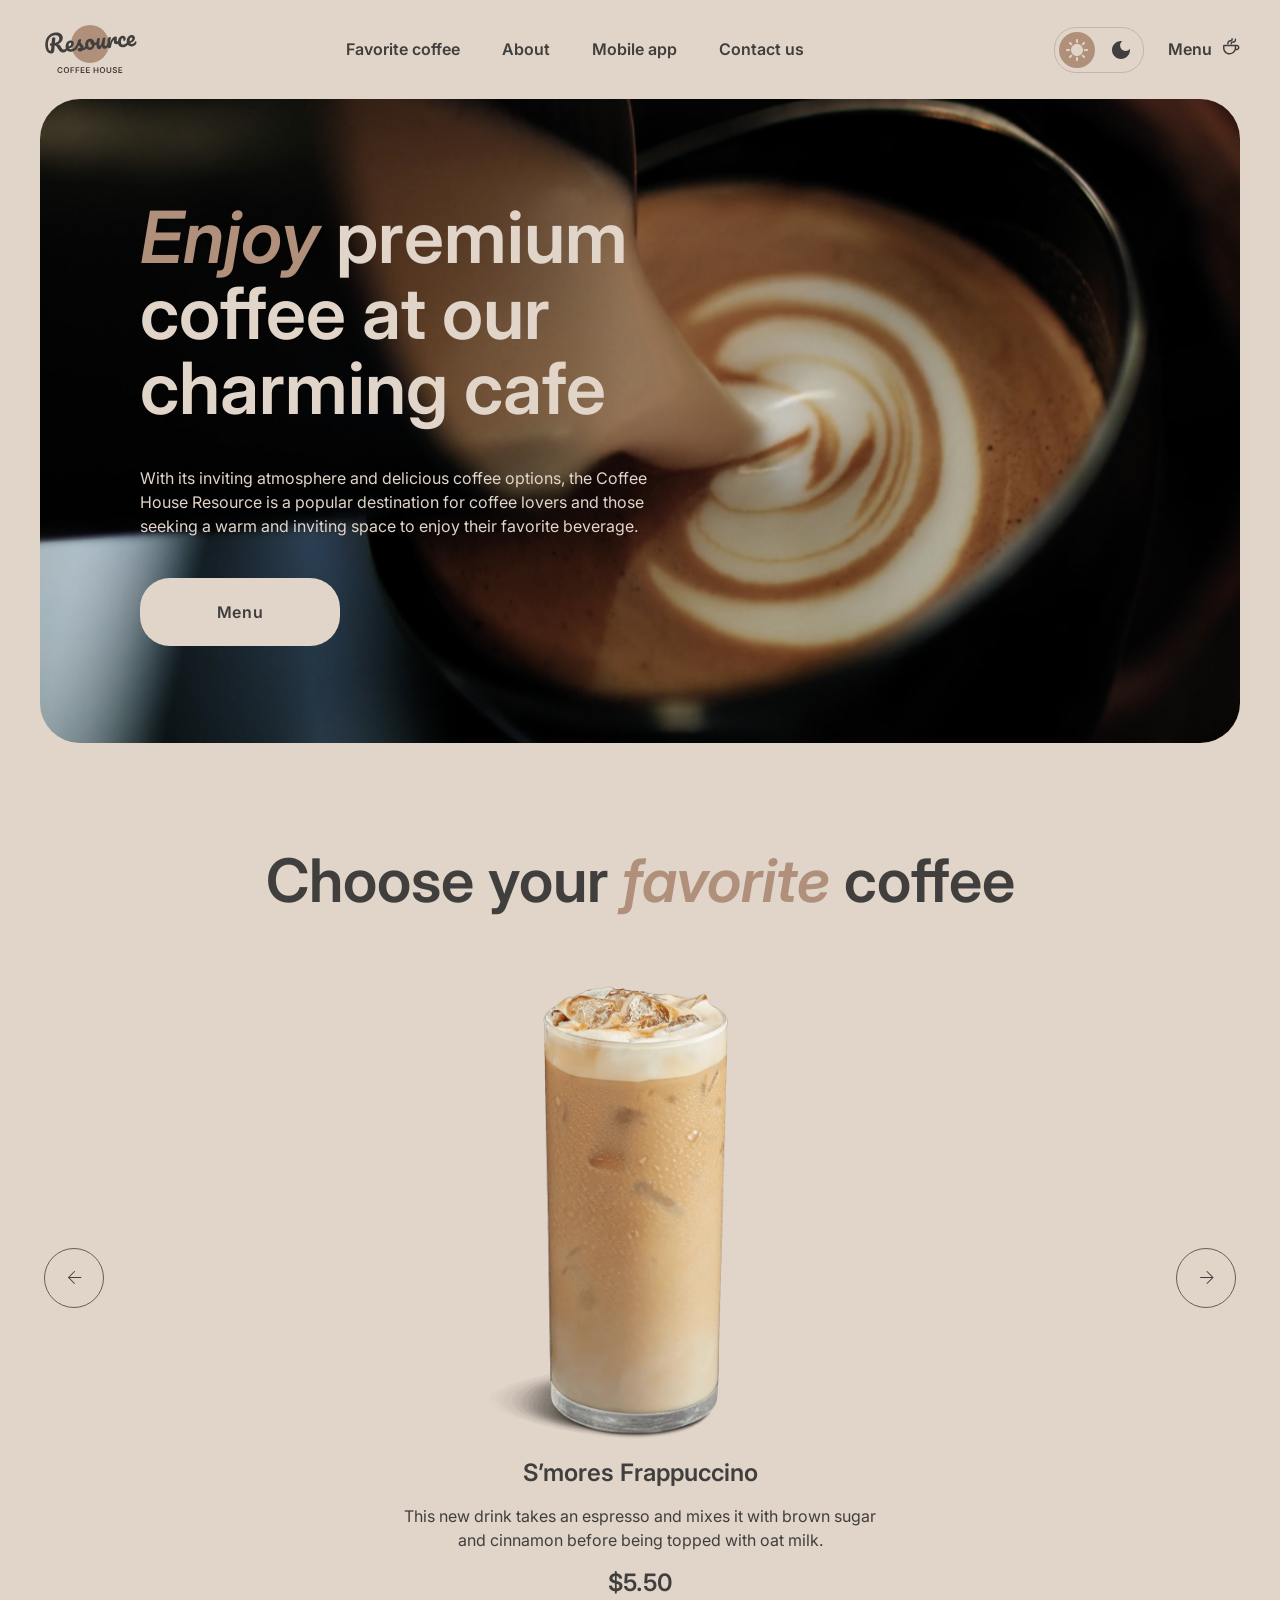
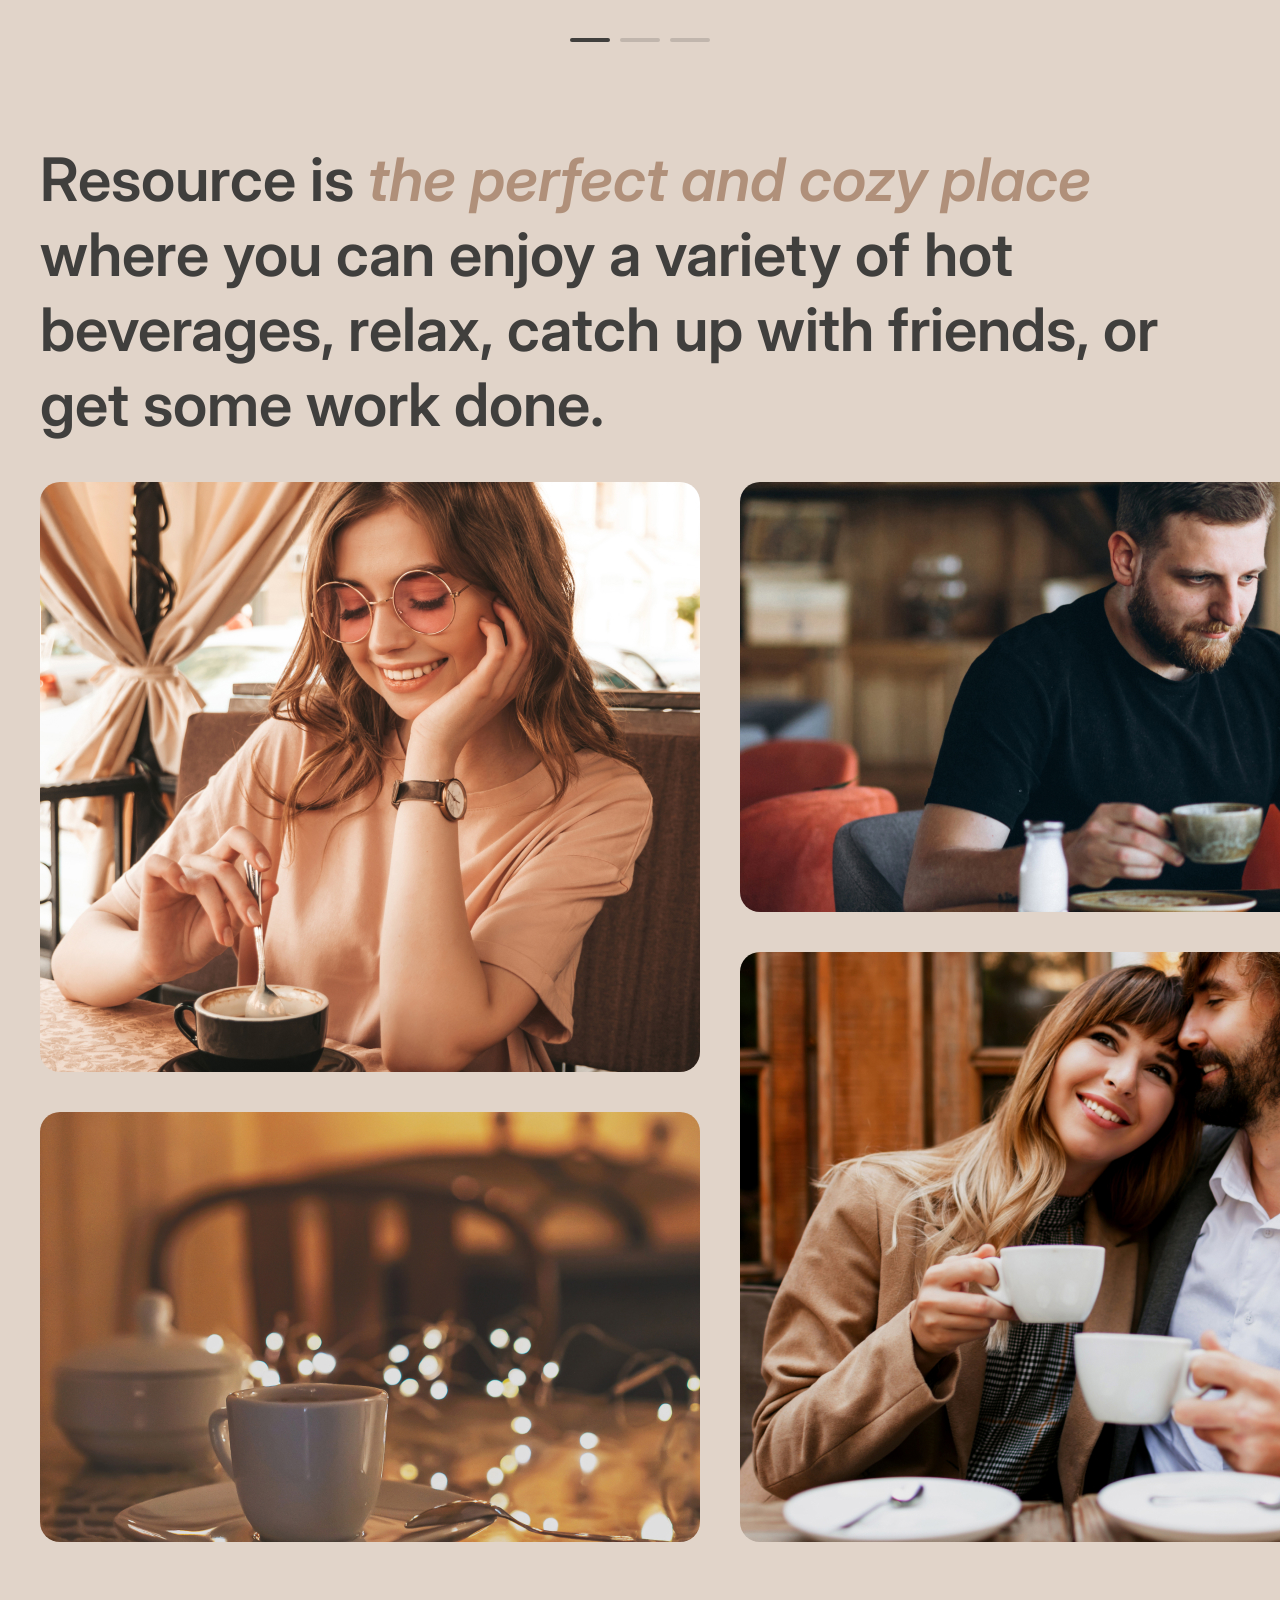
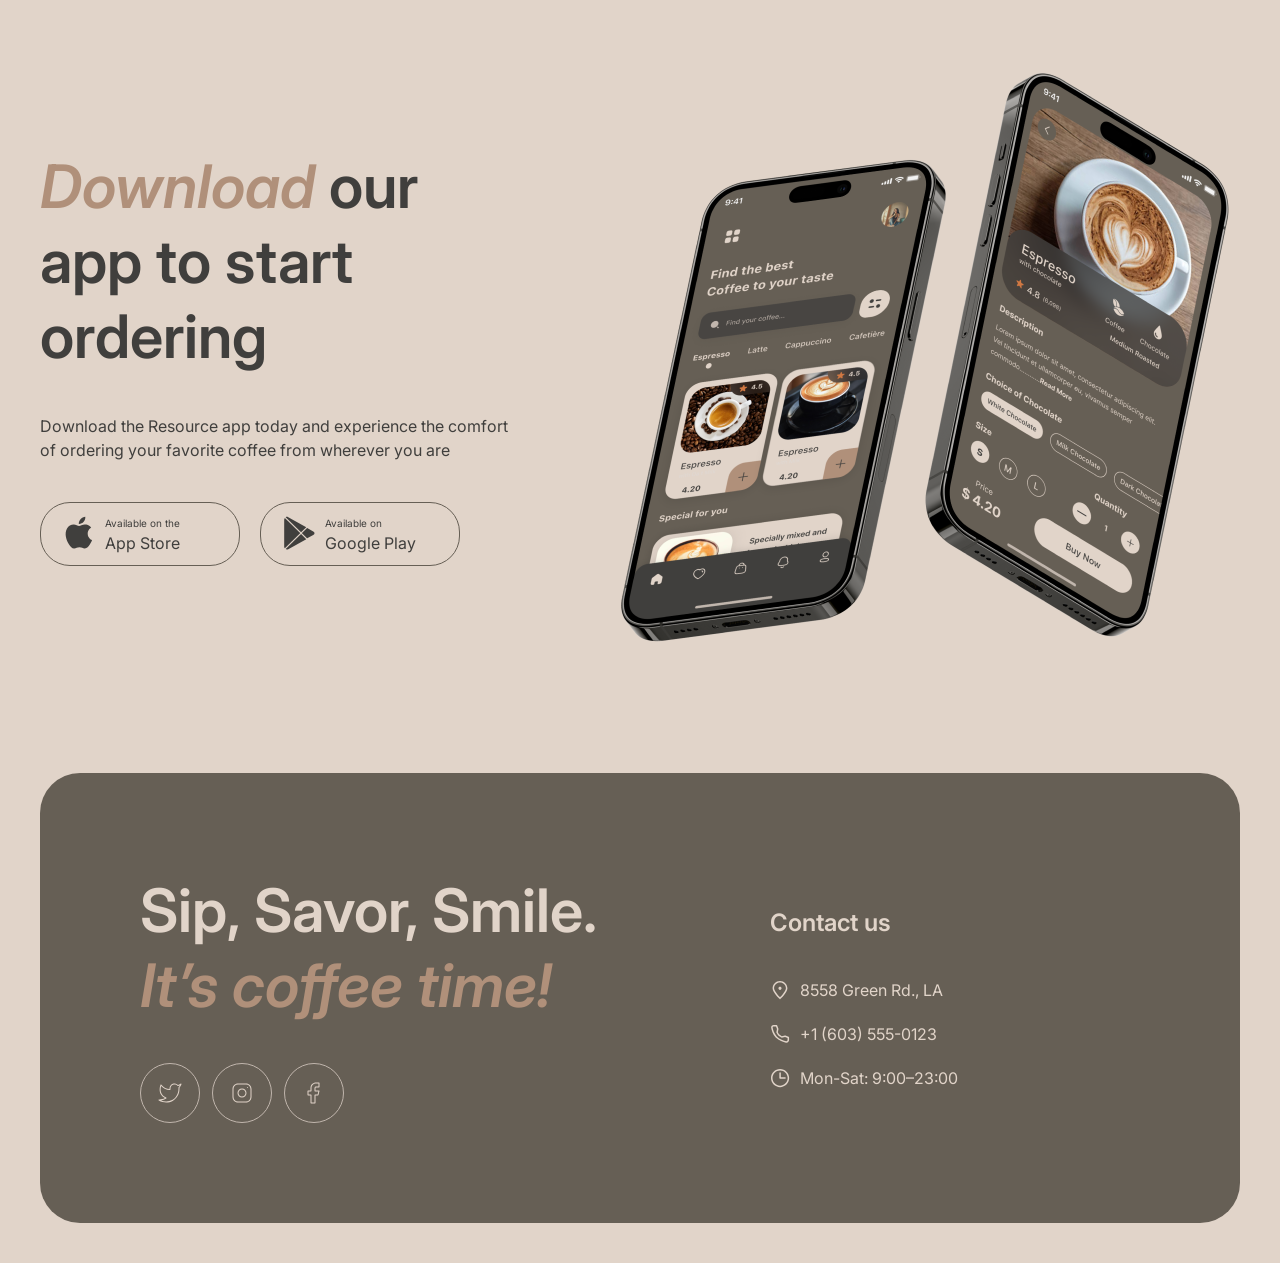
<file: index.html>
<!DOCTYPE html>
<html lang="en">
<head>
    <title>Coffee House</title>
    <meta name="Description" content="This is Coffee House.">
    <meta name="Keywords" content="Coffee House">
    <meta charset="utf-8">
    <meta http-equiv="X-UA-Compatible" content="IE=edge">
    <meta name="viewport" content="width=device-width, initial-scale=1">
    <link rel="preconnect" href="https://fonts.googleapis.com">
    <link rel="preconnect" href="https://fonts.gstatic.com" crossorigin>
    <link href="https://fonts.googleapis.com/css2?family=Inter:ital,wght@0,100..900;1,100..900&display=swap"
        rel="stylesheet">
    <link rel="stylesheet" href="modern-normalize.css">
    <link rel="stylesheet" href="style.css?2">
    <link rel="icon" href="assets/favicon.png" type="image/x-icon">
</head>
<body class="block__body">

    <!-- HEADER -->
    <header class="header">
        <div class="container">
            <div class="wrapper wrapper--zero">
                <!-- Header logo & links -->
                <div class="header__top">
                    <div class="header__logo">
                        <a href="https://supronisium.github.io/rsschool-landing-page/">
                            <svg width="100" height="60" viewBox="0 0 100 60" fill="none"
                                xmlns="http://www.w3.org/2000/svg">
                                <path
                                    d="M69 25C69 35.4934 60.4934 44 50 44C39.5066 44 31 35.4934 31 25C31 14.5066 39.5066 6 50 6C60.4934 6 69 14.5066 69 25Z"
                                    fill="#B0907A" />
                                <path
                                    d="M95.6784 22.2913C95.8856 22.2732 96.0534 22.3548 96.1817 22.5364C96.326 22.7165 96.4127 22.9739 96.442 23.3086C96.4922 23.8824 96.4 24.3884 96.1652 24.8265C95.7789 25.5509 95.2359 26.1365 94.5362 26.5832C93.8524 27.0285 93.0084 27.295 92.0042 27.3829C90.4741 27.5168 89.2469 27.1664 88.3226 26.3318C87.3969 25.4812 86.8658 24.2749 86.7291 22.7129C86.6329 21.6131 86.7748 20.5727 87.1547 19.5919C87.5333 18.5951 88.1046 17.7822 88.8687 17.1532C89.6487 16.5229 90.5568 16.1623 91.5928 16.0717C92.5173 15.9908 93.2829 16.2049 93.8895 16.714C94.4948 17.2071 94.8386 17.9239 94.9209 18.8643C95.0171 19.9641 94.7016 20.9473 93.9743 21.814C93.2617 22.6633 91.9772 23.4021 90.1208 24.0303C90.5675 24.73 91.2451 25.0401 92.1537 24.9606C92.8072 24.9035 93.3279 24.7053 93.7158 24.3662C94.1197 24.0257 94.5692 23.4725 95.0643 22.7064C95.2346 22.4506 95.4393 22.3122 95.6784 22.2913ZM91.3914 18.4503C90.8016 18.5019 90.3295 18.8885 89.9751 19.6102C89.6365 20.3304 89.5098 21.1767 89.5949 22.149L89.5991 22.1968C90.5199 21.8914 91.2318 21.4918 91.7347 20.9981C92.2376 20.5044 92.4632 19.9626 92.4117 19.3729C92.3852 19.0701 92.2766 18.8386 92.0859 18.6786C91.9098 18.5013 91.6783 18.4252 91.3914 18.4503Z"
                                    fill="currentcolor" />
                                <path
                                    d="M83.2976 28.1446C81.7356 28.2813 80.4779 27.9497 79.5245 27.1497C78.5857 26.3324 78.0529 25.1985 77.926 23.7481C77.813 22.457 77.969 21.303 78.394 20.2861C78.819 19.2692 79.4149 18.4622 80.1818 17.8651C80.9487 17.268 81.7784 16.9304 82.671 16.8523C83.5477 16.7756 84.2481 16.9793 84.7723 17.4635C85.311 17.9303 85.6159 18.5702 85.6871 19.383C85.7456 20.0525 85.6437 20.6316 85.3813 21.1203C85.1348 21.6076 84.7725 21.8722 84.2944 21.9141C83.9915 21.9406 83.7382 21.8904 83.5344 21.7637C83.3465 21.6356 83.2414 21.444 83.2191 21.189C83.2093 21.0774 83.2141 20.9485 83.2334 20.8023C83.2527 20.6561 83.2676 20.5504 83.278 20.4852C83.3367 20.2392 83.357 20.0125 83.3389 19.8053C83.3208 19.5981 83.2511 19.4436 83.1297 19.3418C83.0243 19.2386 82.876 19.1953 82.6847 19.2121C82.3181 19.2441 81.9901 19.4415 81.7006 19.8041C81.4097 20.1508 81.193 20.6114 81.0506 21.186C80.9081 21.7606 80.8661 22.3826 80.9247 23.0521C81.0865 24.901 81.9723 25.7551 83.5821 25.6142C84.2356 25.557 84.9181 25.2805 85.6296 24.7846C86.3556 24.2714 87.0469 23.5444 87.7034 22.6036C87.8752 22.3637 88.0806 22.2333 88.3197 22.2124C88.5269 22.1942 88.6946 22.2759 88.8229 22.4574C88.9672 22.6375 89.054 22.895 89.0832 23.2297C89.1362 23.8354 89.028 24.3427 88.7587 24.7518C88.0904 25.7418 87.2526 26.5378 86.2452 27.1399C85.2524 27.7247 84.2699 28.0596 83.2976 28.1446Z"
                                    fill="currentcolor" />
                                <path
                                    d="M69.549 29.3476C68.9433 29.4006 68.485 29.1195 68.1742 28.5042C67.8794 27.8876 67.6706 26.8779 67.5479 25.4753C67.3666 23.4032 67.4892 21.4089 67.9158 19.4924C68.0188 19.0177 68.2207 18.6627 68.5213 18.4276C68.8365 18.1752 69.289 18.0232 69.8787 17.9716C70.1975 17.9437 70.4242 17.964 70.5586 18.0326C70.6931 18.1011 70.7701 18.2469 70.7897 18.4701C70.812 18.7251 70.7426 19.3094 70.5816 20.2229C70.478 20.8744 70.3993 21.4434 70.3455 21.93C70.2917 22.4165 70.2636 23.0132 70.2612 23.7201C70.6673 22.3033 71.1594 21.136 71.7376 20.2181C72.3158 19.3002 72.8997 18.6308 73.4892 18.2098C74.0947 17.7874 74.6605 17.5532 75.1865 17.5072C76.2225 17.4166 76.7858 17.8893 76.8765 18.9253C76.8946 19.1325 76.8668 19.6409 76.7931 20.4504C76.7214 21.0991 76.6925 21.5032 76.7064 21.6626C76.7552 22.2204 76.9789 22.4819 77.3773 22.4471C77.8236 22.408 78.3668 22.0072 79.0067 21.2445C79.1958 21.0191 79.4019 20.8967 79.6251 20.8772C79.8323 20.8591 80 20.9408 80.1283 21.1223C80.2712 21.2864 80.3559 21.5199 80.3824 21.8228C80.434 22.4125 80.315 22.8887 80.0255 23.2513C79.6197 23.7526 79.1285 24.1971 78.5521 24.5848C77.9903 24.9552 77.3746 25.1697 76.7052 25.2282C75.8604 25.3021 75.196 25.1434 74.7121 24.7521C74.2441 24.3594 73.978 23.7965 73.9139 23.0633C73.8929 22.8242 73.8959 22.583 73.9228 22.3397C73.9268 22.0182 73.9239 21.8016 73.9142 21.69C73.8919 21.435 73.793 21.3151 73.6177 21.3305C73.3786 21.3514 73.0836 21.6503 72.7325 22.2271C72.396 22.7865 72.0748 23.5213 71.7689 24.4314C71.4631 25.3415 71.2332 26.2932 71.0791 27.2864C70.9694 28.0509 70.8068 28.5791 70.5914 28.8709C70.3906 29.1455 70.0431 29.3044 69.549 29.3476Z"
                                    fill="currentcolor" />
                                <path
                                    d="M59.2462 30.2488C58.5289 30.3116 57.9106 30.0364 57.3912 29.4233C56.8863 28.7929 56.5906 27.9836 56.5042 26.9954C56.3996 25.8 56.3838 24.7012 56.4567 23.699C56.5282 22.6809 56.6985 21.5979 56.9675 20.4501C57.085 19.958 57.2782 19.5958 57.547 19.3635C57.8157 19.1312 58.2609 18.9878 58.8826 18.9334C59.2332 18.9028 59.4772 18.9376 59.6145 19.038C59.7677 19.1371 59.8541 19.2981 59.8736 19.5213C59.8847 19.6488 59.8347 20.0868 59.7235 20.8354C59.6157 21.4391 59.5349 21.9842 59.4811 22.4707C59.3088 24.1722 59.247 25.3019 59.2958 25.8598C59.3251 26.1945 59.3859 26.4301 59.4781 26.5666C59.569 26.6871 59.7021 26.7397 59.8774 26.7244C60.1165 26.7035 60.3904 26.4386 60.6993 25.9297C61.024 25.4195 61.3431 24.6608 61.6565 23.6536C61.9859 22.6451 62.2798 21.4148 62.5382 19.9627C62.6239 19.4734 62.7852 19.114 63.0221 18.8845C63.2749 18.6535 63.6643 18.5151 64.1903 18.4691C64.5569 18.437 64.8161 18.4625 64.9679 18.5456C65.1184 18.6127 65.204 18.7658 65.2249 19.0049C65.2598 19.4034 65.1561 20.5127 64.9138 22.3327C64.646 24.412 64.533 25.6907 64.5748 26.1688C64.6013 26.4717 64.686 26.7052 64.8289 26.8694C64.9703 27.0176 65.1447 27.0827 65.3519 27.0645C65.6706 27.0366 66.0285 26.8126 66.4254 26.3924C66.8368 25.9549 67.3708 25.2657 68.0273 24.3249C68.199 24.0851 68.4044 23.9547 68.6435 23.9337C68.8507 23.9156 69.0185 23.9973 69.1468 24.1788C69.291 24.3589 69.3778 24.6163 69.4071 24.9511C69.4629 25.5886 69.3547 26.096 69.0825 26.4731C68.471 27.3779 67.7905 28.1361 67.041 28.7477C66.3074 29.358 65.4385 29.707 64.4343 29.7949C63.6693 29.8618 63.0776 29.6165 62.6594 29.0588C62.2572 28.4997 62.0093 27.6862 61.9159 26.6183C61.7398 27.7259 61.4065 28.5982 60.9162 29.2354C60.4245 29.8566 59.8678 30.1944 59.2462 30.2488Z"
                                    fill="currentcolor" />
                                <path
                                    d="M57.5606 22.8796C57.7678 22.8614 57.9362 22.9511 58.0659 23.1485C58.1956 23.346 58.2744 23.6041 58.3023 23.9229C58.3692 24.688 58.1779 25.1625 57.7282 25.3463C56.8011 25.7647 55.7659 26.048 54.6225 26.1963C54.4367 27.5616 53.9332 28.6898 53.1117 29.5808C52.2888 30.4559 51.3115 30.9429 50.1799 31.0419C49.2235 31.1256 48.3824 30.9663 47.6566 30.564C46.9467 30.1603 46.383 29.5913 45.9654 28.8569C45.5478 28.1225 45.3 27.309 45.2219 26.4164C45.1159 25.205 45.2529 24.1089 45.6328 23.1281C46.0114 22.1313 46.5841 21.3343 47.351 20.7372C48.1165 20.1242 48.9933 19.7744 49.9816 19.688C51.1929 19.582 52.2022 19.9193 53.0093 20.6999C53.8309 21.4632 54.3592 22.453 54.5941 23.6691C55.339 23.5558 56.2177 23.3183 57.23 22.9567C57.3547 22.9136 57.4649 22.8879 57.5606 22.8796ZM50.1494 28.4908C50.6595 28.4462 51.0797 28.2007 51.41 27.7542C51.7563 27.3063 51.959 26.6863 52.0182 25.8941C51.4948 25.6026 51.0739 25.1977 50.7555 24.6795C50.4531 24.1599 50.2754 23.5972 50.2224 22.9916C50.2001 22.7365 50.2017 22.4794 50.2272 22.2202L50.1076 22.2307C49.4701 22.2864 48.9633 22.644 48.5873 23.3032C48.2259 23.9452 48.094 24.824 48.1916 25.9398C48.2683 26.8164 48.4942 27.4712 48.8694 27.9042C49.2605 28.3357 49.6872 28.5313 50.1494 28.4908Z"
                                    fill="currentcolor" />
                                <path
                                    d="M40.3103 32.4354C39.4815 32.508 38.8272 32.3725 38.3474 32.029C37.8836 31.6841 37.6307 31.2726 37.5889 30.7944C37.5527 30.38 37.6727 30.0081 37.9491 29.6787C38.2254 29.3494 38.6584 29.1589 39.2482 29.1073C39.4554 29.0892 39.6966 29.0922 39.9717 29.1163C40.2614 29.1231 40.4787 29.1282 40.6235 29.1316C40.5713 28.7185 40.4415 28.3364 40.2341 27.9851C40.0427 27.6325 39.8048 27.3 39.5205 26.9876C39.2348 26.6592 38.9692 26.3773 38.7237 26.1418C38.3119 27.1254 37.8861 27.9497 37.4464 28.6145C37.0226 29.278 36.5482 29.9137 36.0232 30.5218C35.7614 30.8338 35.4711 31.0038 35.1523 31.0316C34.8973 31.054 34.6824 30.9844 34.5077 30.823C34.3316 30.6457 34.2316 30.4216 34.2079 30.1506C34.1801 29.8318 34.2658 29.5272 34.4653 29.2367L34.7426 28.827C35.5244 27.6664 36.1078 26.7159 36.4928 25.9756C36.7233 25.4896 36.9884 24.8481 37.288 24.0509C37.5863 23.2379 37.8745 22.4016 38.1527 21.542C38.3942 20.8142 38.9931 20.4085 39.9494 20.3248C40.3957 20.2858 40.71 20.2984 40.8923 20.3628C41.0746 20.4271 41.1734 20.547 41.1888 20.7223C41.1971 20.8179 41.1785 20.9722 41.1329 21.1849C41.0873 21.3977 41.0177 21.6126 40.9243 21.8296C40.6876 22.4285 40.5867 22.9272 40.6215 23.3257C40.6424 23.5647 40.7451 23.8208 40.9296 24.0937C41.1301 24.3653 41.4244 24.7009 41.8127 25.1006C42.3814 25.7254 42.8141 26.2657 43.111 26.7216C43.4224 27.1601 43.6025 27.6583 43.6513 28.2162C43.6652 28.3756 43.6688 28.6001 43.662 28.8898C44.4166 28.5187 45.2626 27.6335 46.2003 26.2345C46.372 25.9946 46.5774 25.8642 46.8165 25.8433C47.0237 25.8252 47.1915 25.9069 47.3198 26.0884C47.464 26.2685 47.5508 26.5259 47.5801 26.8606C47.6331 27.4663 47.5249 27.9737 47.2555 28.3827C46.545 29.4407 45.8392 30.185 45.1381 30.6158C44.4515 31.0292 43.5756 31.2985 42.5105 31.4238C41.9204 32.0215 41.187 32.3587 40.3103 32.4354Z"
                                    fill="currentcolor" />
                                <path
                                    d="M36.6161 26.7357C36.8233 26.7175 36.9911 26.7992 37.1194 26.9807C37.2636 27.1608 37.3504 27.4183 37.3797 27.753C37.4355 28.3905 37.3273 28.8979 37.0551 29.2751C36.5281 30.0439 35.7492 30.7786 34.7183 31.4791C33.7034 32.1782 32.5823 32.5815 31.355 32.6888C29.6814 32.8353 28.3426 32.4947 27.3386 31.667C26.3347 30.8394 25.7637 29.6365 25.6256 28.0586C25.5294 26.9588 25.6713 25.9185 26.0512 24.9376C26.4298 23.9408 27.0011 23.1279 27.7652 22.4989C28.5452 21.8686 29.4533 21.508 30.4893 21.4174C31.4138 21.3365 32.1793 21.5506 32.786 22.0597C33.3913 22.5528 33.7351 23.2696 33.8173 24.21C33.9136 25.3098 33.5981 26.293 32.8708 27.1597C32.1581 28.009 30.8816 28.7471 29.0412 29.3739C29.5039 30.0722 30.293 30.3726 31.4088 30.275C32.126 30.2122 32.9173 29.894 33.7826 29.3204C34.6625 28.7295 35.4016 27.9983 35.9999 27.1269C36.1716 26.887 36.377 26.7566 36.6161 26.7357ZM30.2878 23.796C29.6981 23.8476 29.226 24.2342 28.8715 24.9559C28.533 25.6761 28.4063 26.5224 28.4914 27.4947L28.4955 27.5425C29.4164 27.2371 30.1283 26.8375 30.6312 26.3438C31.1341 25.8501 31.3597 25.3083 31.3081 24.7186C31.2816 24.4158 31.1731 24.1843 30.9824 24.0243C30.8063 23.847 30.5747 23.7709 30.2878 23.796Z"
                                    fill="currentcolor" />
                                <path
                                    d="M27.6906 27.5167C27.8978 27.4986 28.0656 27.5803 28.1939 27.7618C28.3382 27.9419 28.4249 28.1993 28.4542 28.5341C28.5086 29.1557 28.4004 29.6631 28.1296 30.0561C27.4454 31.0476 26.7351 31.8324 25.9987 32.4108C25.261 32.9733 24.3581 33.3012 23.2902 33.3946C22.2541 33.4853 21.3451 33.2837 20.5631 32.79C19.797 32.2949 19.028 31.3985 18.256 30.1009C17.6351 29.063 17.151 28.3023 16.8035 27.8188C16.4547 27.3193 16.119 26.9712 15.7967 26.7745C15.4903 26.5765 15.1198 26.4724 14.6852 26.4622C14.6508 26.8025 14.5595 27.8705 14.4114 29.6663C14.3537 30.4744 14.3165 30.9675 14.3 31.1456C14.2256 32.1319 13.9724 32.9089 13.5402 33.4767C13.1067 34.0286 12.4038 34.3471 11.4315 34.4321C10.3636 34.5256 9.38799 34.2977 8.50477 33.7486C7.63609 33.1822 6.9298 32.3606 6.38589 31.2839C5.84059 30.1913 5.50518 28.9277 5.37968 27.4932C5.1454 24.8154 5.40544 22.4638 6.15978 20.4383C6.93006 18.4115 8.10738 16.8148 9.69174 15.6483C11.2906 14.4644 13.1899 13.7763 15.3895 13.5838C16.9196 13.45 18.223 13.5688 19.2994 13.9404C20.3759 14.312 21.1968 14.8826 21.762 15.6523C22.3432 16.4206 22.6784 17.3148 22.7676 18.3349C22.8457 19.2275 22.7073 20.1229 22.3522 21.0213C22.0117 21.9023 21.4476 22.7066 20.66 23.434C19.8724 24.1614 18.8869 24.7375 17.7034 25.1622C18.4866 25.3025 19.1057 25.5856 19.5605 26.0116C20.0154 26.4376 20.4891 27.0787 20.9816 27.9351C21.5115 28.8524 22.0112 29.5153 22.4806 29.924C22.966 30.3312 23.4955 30.5098 24.0693 30.4596C24.5794 30.4149 25.0509 30.205 25.4838 29.8299C25.9154 29.4388 26.4456 28.7981 27.0744 27.9079C27.2461 27.6681 27.4515 27.5377 27.6906 27.5167ZM11.3837 26.727C10.8418 26.7744 10.4561 26.6797 10.2266 26.4428C10.013 26.2045 9.89225 25.9259 9.86436 25.6071C9.8309 25.2246 9.92394 24.9113 10.1435 24.6672C10.379 24.4218 10.6562 24.2851 10.9749 24.2572L11.5727 24.2049C11.691 22.6206 11.8123 21.2528 11.9364 20.1016C12.053 19.0474 12.6771 18.4708 13.8088 18.3718C14.7173 18.2923 15.2071 18.659 15.2782 19.4719C15.2936 19.6473 15.2975 19.7835 15.2899 19.8805L14.9199 23.9121C15.7764 23.789 16.5393 23.5134 17.2085 23.0855C17.8937 22.6561 18.4149 22.0966 18.7722 21.4068C19.1454 20.7156 19.2957 19.9556 19.2232 19.1268C19.1353 18.1226 18.7236 17.3636 17.988 16.8498C17.2524 16.3359 16.2232 16.1369 14.9002 16.2526C13.3382 16.3893 12.0016 16.8997 10.8904 17.7839C9.79381 18.6508 8.98568 19.8779 8.46605 21.4653C7.94503 23.0366 7.78003 24.9142 7.97108 27.0978C8.06033 28.1179 8.24063 28.9855 8.51198 29.7006C8.78334 30.4157 9.08648 30.9432 9.42139 31.2834C9.75631 31.6235 10.0592 31.7817 10.3302 31.7579C10.5374 31.7398 10.6957 31.6216 10.8051 31.4032C10.9304 31.1834 11.0127 30.839 11.052 30.3698L11.3837 26.727Z"
                                    fill="currentcolor" />
                                <path
                                    d="M78.4023 54.0001V48.1819H82.1864V49.0654H79.4563V50.645H81.9904V51.5285H79.4563V53.1165H82.2092V54.0001H78.4023Z"
                                    fill="currentcolor" />
                                <path
                                    d="M75.9698 49.7813C75.9433 49.5332 75.8316 49.34 75.6346 49.2017C75.4395 49.0635 75.1857 48.9943 74.8732 48.9943C74.6535 48.9943 74.4651 49.0275 74.3079 49.0938C74.1507 49.1601 74.0304 49.25 73.9471 49.3637C73.8638 49.4773 73.8211 49.607 73.8192 49.7529C73.8192 49.8741 73.8467 49.9792 73.9016 50.0682C73.9585 50.1572 74.0352 50.233 74.1317 50.2955C74.2283 50.3561 74.3353 50.4072 74.4528 50.4489C74.5702 50.4906 74.6886 50.5256 74.8079 50.554L75.3533 50.6904C75.573 50.7415 75.7842 50.8106 75.9869 50.8977C76.1914 50.9849 76.3742 51.0947 76.5352 51.2273C76.698 51.3599 76.8268 51.5199 76.9215 51.7074C77.0162 51.8949 77.0636 52.1146 77.0636 52.3665C77.0636 52.7074 76.9764 53.0076 76.8022 53.2671C76.628 53.5246 76.3761 53.7263 76.0465 53.8722C75.7189 54.0161 75.3221 54.0881 74.8562 54.0881C74.4035 54.0881 74.0105 54.018 73.6772 53.8779C73.3458 53.7377 73.0863 53.5332 72.8988 53.2642C72.7132 52.9953 72.6128 52.6676 72.5977 52.2813H73.6346C73.6497 52.4839 73.7122 52.6525 73.8221 52.787C73.9319 52.9214 74.0749 53.0218 74.2511 53.0881C74.4291 53.1544 74.628 53.1875 74.8477 53.1875C75.0768 53.1875 75.2776 53.1534 75.4499 53.0852C75.6242 53.0152 75.7605 52.9186 75.859 52.7955C75.9575 52.6705 76.0077 52.5246 76.0096 52.358C76.0077 52.2065 75.9632 52.0815 75.8761 51.983C75.7889 51.8826 75.6668 51.7993 75.5096 51.733C75.3543 51.6648 75.1725 51.6042 74.9641 51.5512L74.3022 51.3807C73.823 51.2576 73.4442 51.071 73.1658 50.821C72.8893 50.5692 72.7511 50.2349 72.7511 49.8182C72.7511 49.4754 72.8439 49.1752 73.0295 48.9176C73.217 48.6601 73.4717 48.4602 73.7937 48.3182C74.1156 48.1743 74.4802 48.1023 74.8874 48.1023C75.3003 48.1023 75.6621 48.1743 75.9727 48.3182C76.2852 48.4602 76.5304 48.6582 76.7085 48.912C76.8865 49.1638 76.9783 49.4536 76.984 49.7813H75.9698Z"
                                    fill="currentcolor" />
                                <path
                                    d="M70.2086 48.1819H71.2626V51.983C71.2626 52.3997 71.1641 52.7662 70.9672 53.0825C70.7721 53.3987 70.4975 53.6459 70.1433 53.8239C69.7891 54.0001 69.3753 54.0881 68.9018 54.0881C68.4264 54.0881 68.0117 54.0001 67.6575 53.8239C67.3033 53.6459 67.0287 53.3987 66.8336 53.0825C66.6386 52.7662 66.541 52.3997 66.541 51.983V48.1819H67.595V51.895C67.595 52.1374 67.648 52.3533 67.7541 52.5427C67.862 52.7321 68.0136 52.8807 68.2086 52.9887C68.4037 53.0948 68.6348 53.1478 68.9018 53.1478C69.1689 53.1478 69.3999 53.0948 69.595 52.9887C69.792 52.8807 69.9435 52.7321 70.0495 52.5427C70.1556 52.3533 70.2086 52.1374 70.2086 51.895V48.1819Z"
                                    fill="currentcolor" />
                                <path
                                    d="M65.1435 51.0909C65.1435 51.7178 65.026 52.2548 64.7912 52.7017C64.5582 53.1468 64.2401 53.4877 63.8366 53.7245C63.4351 53.9612 62.9796 54.0796 62.4702 54.0796C61.9607 54.0796 61.5043 53.9612 61.1009 53.7245C60.6993 53.4858 60.3812 53.144 60.1463 52.6989C59.9134 52.2519 59.7969 51.7159 59.7969 51.0909C59.7969 50.464 59.9134 49.9281 60.1463 49.483C60.3812 49.036 60.6993 48.6942 61.1009 48.4574C61.5043 48.2207 61.9607 48.1023 62.4702 48.1023C62.9796 48.1023 63.4351 48.2207 63.8366 48.4574C64.2401 48.6942 64.5582 49.036 64.7912 49.483C65.026 49.9281 65.1435 50.464 65.1435 51.0909ZM64.0838 51.0909C64.0838 50.6496 64.0147 50.2775 63.8764 49.9745C63.7401 49.6695 63.5507 49.4394 63.3082 49.2841C63.0658 49.1269 62.7865 49.0483 62.4702 49.0483C62.1539 49.0483 61.8745 49.1269 61.6321 49.2841C61.3897 49.4394 61.1993 49.6695 61.0611 49.9745C60.9247 50.2775 60.8565 50.6496 60.8565 51.0909C60.8565 51.5322 60.9247 51.9053 61.0611 52.2102C61.1993 52.5133 61.3897 52.7434 61.6321 52.9006C61.8745 53.0559 62.1539 53.1335 62.4702 53.1335C62.7865 53.1335 63.0658 53.0559 63.3082 52.9006C63.5507 52.7434 63.7401 52.5133 63.8764 52.2102C64.0147 51.9053 64.0838 51.5322 64.0838 51.0909Z"
                                    fill="currentcolor" />
                                <path
                                    d="M53.5918 54.0001V48.1819H54.6458V50.645H57.3418V48.1819H58.3986V54.0001H57.3418V51.5285H54.6458V54.0001H53.5918Z"
                                    fill="currentcolor" />
                                <path
                                    d="M45.9492 54.0001V48.1819H49.7333V49.0654H47.0032V50.645H49.5373V51.5285H47.0032V53.1165H49.756V54.0001H45.9492Z"
                                    fill="currentcolor" />
                                <path
                                    d="M40.6895 54.0001V48.1819H44.4735V49.0654H41.7434V50.645H44.2775V51.5285H41.7434V53.1165H44.4963V54.0001H40.6895Z"
                                    fill="currentcolor" />
                                <path
                                    d="M35.6016 54.0001V48.1819H39.3288V49.0654H36.6555V50.645H39.0732V51.5285H36.6555V54.0001H35.6016Z"
                                    fill="currentcolor" />
                                <path
                                    d="M30.5137 54.0001V48.1819H34.2409V49.0654H31.5676V50.645H33.9853V51.5285H31.5676V54.0001H30.5137Z"
                                    fill="currentcolor" />
                                <path
                                    d="M29.1181 51.0909C29.1181 51.7178 29.0007 52.2548 28.7658 52.7017C28.5328 53.1468 28.2147 53.4877 27.8113 53.7245C27.4097 53.9612 26.9542 54.0796 26.4448 54.0796C25.9353 54.0796 25.4789 53.9612 25.0755 53.7245C24.6739 53.4858 24.3558 53.144 24.1209 52.6989C23.888 52.2519 23.7715 51.7159 23.7715 51.0909C23.7715 50.464 23.888 49.9281 24.1209 49.483C24.3558 49.036 24.6739 48.6942 25.0755 48.4574C25.4789 48.2207 25.9353 48.1023 26.4448 48.1023C26.9542 48.1023 27.4097 48.2207 27.8113 48.4574C28.2147 48.6942 28.5328 49.036 28.7658 49.483C29.0007 49.9281 29.1181 50.464 29.1181 51.0909ZM28.0584 51.0909C28.0584 50.6496 27.9893 50.2775 27.851 49.9745C27.7147 49.6695 27.5253 49.4394 27.2828 49.2841C27.0404 49.1269 26.7611 49.0483 26.4448 49.0483C26.1285 49.0483 25.8491 49.1269 25.6067 49.2841C25.3643 49.4394 25.1739 49.6695 25.0357 49.9745C24.8993 50.2775 24.8311 50.6496 24.8311 51.0909C24.8311 51.5322 24.8993 51.9053 25.0357 52.2102C25.1739 52.5133 25.3643 52.7434 25.6067 52.9006C25.8491 53.0559 26.1285 53.1335 26.4448 53.1335C26.7611 53.1335 27.0404 53.0559 27.2828 52.9006C27.5253 52.7434 27.7147 52.5133 27.851 52.2102C27.9893 51.9053 28.0584 51.5322 28.0584 51.0909Z"
                                    fill="currentcolor" />
                                <path
                                    d="M22.5536 50.1449H21.4911C21.4608 49.9707 21.4049 49.8163 21.3235 49.6818C21.2421 49.5455 21.1407 49.4299 21.0195 49.3352C20.8983 49.2406 20.7601 49.1695 20.6048 49.1222C20.4513 49.0729 20.2856 49.0483 20.1076 49.0483C19.7913 49.0483 19.511 49.1279 19.2667 49.287C19.0224 49.4442 18.8311 49.6752 18.6928 49.9801C18.5546 50.2832 18.4854 50.6534 18.4854 51.0909C18.4854 51.536 18.5546 51.911 18.6928 52.2159C18.833 52.519 19.0243 52.7481 19.2667 52.9034C19.511 53.0568 19.7904 53.1335 20.1048 53.1335C20.279 53.1335 20.4419 53.1108 20.5934 53.0654C20.7468 53.018 20.8841 52.9489 21.0053 52.858C21.1284 52.7671 21.2317 52.6553 21.315 52.5227C21.4002 52.3902 21.4589 52.2387 21.4911 52.0682L22.5536 52.0739C22.5138 52.3504 22.4277 52.6099 22.2951 52.8523C22.1644 53.0947 21.993 53.3087 21.7809 53.4943C21.5688 53.6781 21.3207 53.822 21.0366 53.9262C20.7525 54.0284 20.4371 54.0796 20.0906 54.0796C19.5792 54.0796 19.1228 53.9612 18.7212 53.7245C18.3197 53.4877 18.0034 53.1459 17.7724 52.6989C17.5413 52.2519 17.4258 51.7159 17.4258 51.0909C17.4258 50.464 17.5423 49.9281 17.7752 49.483C18.0082 49.036 18.3254 48.6942 18.7269 48.4574C19.1284 48.2207 19.583 48.1023 20.0906 48.1023C20.4144 48.1023 20.7156 48.1477 20.994 48.2387C21.2724 48.3296 21.5205 48.4631 21.7383 48.6392C21.9561 48.8135 22.1351 49.0275 22.2752 49.2813C22.4173 49.5332 22.5101 49.821 22.5536 50.1449Z"
                                    fill="currentcolor" />
                            </svg>
                        </a>
                    </div>
                    <div class="header__menu">
                        <nav class="nav">
                            <div class="nav__menu">
                                <ul>
                                    <li class="menu__item"><a href="#favourites-coffee">Favorite coffee</a></li>
                                    <li class="menu__item"><a href="#about">About</a></li>
                                    <li class="menu__item"><a href="#mobile-app">Mobile app</a></li>
                                    <li class="menu__item"><a href="#contacts">Contact us</a></li>
                                    <li class="menu__item menu__item--last menu__item--double"><a href="menu.html">Menu</a></li>
                                </ul>
                            </div>
                            <div class="nav__menu_additional">
                                <ul>
                                    <li>
                                        <div class="nav__theme-selector">
                                            <a class="theme-selector__item theme-selector__item--active"
                                                data-theme="light" href="#">
                                                <svg width="22" height="22" viewBox="0 0 22 22" fill="none"
                                                    xmlns="http://www.w3.org/2000/svg">
                                                    <path
                                                        d="M10 3V1C10 0.45 10.45 0 11 0C11.55 0 12 0.45 12 1V3C12 3.55 11.55 4 11 4C10.45 4 10 3.55 10 3ZM17.36 6.05L18.77 4.63C19.16 4.24 19.16 3.61 18.77 3.22C18.38 2.83 17.75 2.83 17.36 3.22L15.95 4.64C15.56 5.03 15.56 5.66 15.95 6.05C16.34 6.44 16.97 6.44 17.36 6.05ZM21 10H19C18.45 10 18 10.45 18 11C18 11.55 18.45 12 19 12H21C21.55 12 22 11.55 22 11C22 10.45 21.55 10 21 10ZM11 18C10.45 18 10 18.45 10 19V21C10 21.55 10.45 22 11 22C11.55 22 12 21.55 12 21V19C12 18.45 11.55 18 11 18ZM4.64 6.05L3.22 4.64C2.83 4.25 2.83 3.61 3.22 3.23C3.61 2.85 4.25 2.84 4.63 3.23L6.04 4.64C6.43 5.03 6.43 5.67 6.04 6.05C5.65 6.43 5.02 6.44 4.64 6.05ZM15.95 15.95C15.56 16.34 15.56 16.98 15.95 17.36L17.36 18.77C17.75 19.16 18.39 19.16 18.77 18.77C19.16 18.38 19.16 17.74 18.77 17.36L17.36 15.95C16.98 15.56 16.34 15.56 15.95 15.95ZM1 12H3C3.55 12 4 11.55 4 11C4 10.45 3.55 10 3 10H1C0.45 10 0 10.45 0 11C0 11.55 0.45 12 1 12ZM4.64 18.78L6.05 17.37C6.44 16.98 6.44 16.34 6.05 15.96C5.66 15.58 5.02 15.57 4.64 15.96L3.23 17.37C2.84 17.76 2.84 18.4 3.23 18.78C3.61 19.17 4.25 19.17 4.64 18.78ZM11 5C7.69 5 5 7.69 5 11C5 14.31 7.69 17 11 17C14.31 17 17 14.31 17 11C17 7.69 14.31 5 11 5Z"
                                                        fill="currentcolor" />
                                                </svg>
                                            </a>
                                            <a class="theme-selector__item" data-theme="dark" href="#">
                                                <svg width="22" height="22" viewBox="0 0 22 22" fill="none"
                                                    xmlns="http://www.w3.org/2000/svg">
                                                    <path
                                                        d="M11 2C6.03 2 2 6.03 2 11C2 15.97 6.03 20 11 20C15.97 20 20 15.97 20 11C20 10.54 19.96 10.08 19.9 9.64C18.92 11.01 17.32 11.9 15.5 11.9C12.52 11.9 10.1 9.48 10.1 6.5C10.1 4.69 10.99 3.08 12.36 2.1C11.92 2.04 11.46 2 11 2Z"
                                                        fill="currentcolor" />
                                                </svg>
                                            </a>
                                        </div>
                                    </li>

                                    <li class="menu__item menu__item--last"><a href="menu.html">Menu</a></li>
                                </ul>
                            </div>

                        </nav>
                        <div class="nav__theme-selector nav__theme-selector--double">
                                            <a class="theme-selector__item theme-selector__item--active"
                                                data-theme="light" href="#">
                                                <svg width="22" height="22" viewBox="0 0 22 22" fill="none"
                                                    xmlns="http://www.w3.org/2000/svg">
                                                    <path
                                                        d="M10 3V1C10 0.45 10.45 0 11 0C11.55 0 12 0.45 12 1V3C12 3.55 11.55 4 11 4C10.45 4 10 3.55 10 3ZM17.36 6.05L18.77 4.63C19.16 4.24 19.16 3.61 18.77 3.22C18.38 2.83 17.75 2.83 17.36 3.22L15.95 4.64C15.56 5.03 15.56 5.66 15.95 6.05C16.34 6.44 16.97 6.44 17.36 6.05ZM21 10H19C18.45 10 18 10.45 18 11C18 11.55 18.45 12 19 12H21C21.55 12 22 11.55 22 11C22 10.45 21.55 10 21 10ZM11 18C10.45 18 10 18.45 10 19V21C10 21.55 10.45 22 11 22C11.55 22 12 21.55 12 21V19C12 18.45 11.55 18 11 18ZM4.64 6.05L3.22 4.64C2.83 4.25 2.83 3.61 3.22 3.23C3.61 2.85 4.25 2.84 4.63 3.23L6.04 4.64C6.43 5.03 6.43 5.67 6.04 6.05C5.65 6.43 5.02 6.44 4.64 6.05ZM15.95 15.95C15.56 16.34 15.56 16.98 15.95 17.36L17.36 18.77C17.75 19.16 18.39 19.16 18.77 18.77C19.16 18.38 19.16 17.74 18.77 17.36L17.36 15.95C16.98 15.56 16.34 15.56 15.95 15.95ZM1 12H3C3.55 12 4 11.55 4 11C4 10.45 3.55 10 3 10H1C0.45 10 0 10.45 0 11C0 11.55 0.45 12 1 12ZM4.64 18.78L6.05 17.37C6.44 16.98 6.44 16.34 6.05 15.96C5.66 15.58 5.02 15.57 4.64 15.96L3.23 17.37C2.84 17.76 2.84 18.4 3.23 18.78C3.61 19.17 4.25 19.17 4.64 18.78ZM11 5C7.69 5 5 7.69 5 11C5 14.31 7.69 17 11 17C14.31 17 17 14.31 17 11C17 7.69 14.31 5 11 5Z"
                                                        fill="currentcolor" />
                                                </svg>
                                            </a>
                                            <a class="theme-selector__item" data-theme="dark" href="#">
                                                <svg width="22" height="22" viewBox="0 0 22 22" fill="none"
                                                    xmlns="http://www.w3.org/2000/svg">
                                                    <path
                                                        d="M11 2C6.03 2 2 6.03 2 11C2 15.97 6.03 20 11 20C15.97 20 20 15.97 20 11C20 10.54 19.96 10.08 19.9 9.64C18.92 11.01 17.32 11.9 15.5 11.9C12.52 11.9 10.1 9.48 10.1 6.5C10.1 4.69 10.99 3.08 12.36 2.1C11.92 2.04 11.46 2 11 2Z"
                                                        fill="currentcolor" />
                                                </svg>
                                            </a>
                                        </div>
                        <div class="burger__menu">
                            <div></div>
                            <div></div>
                        </div>
                    </div>
                </div>
                <!-- End header logo & links -->
            </div>
        </div>
    </header>
    <!-- END HEADER -->

    <!-- MAIN BLOCK -->
    <main>

        <!-- Enjoy -->
        <section class="enjoy">
            <div class="container">
                <div class="wrapper">
                    <div class="block__enjoy">
                        <div class="enjoy__text">
                            <h1><span class="accent">Enjoy</span> premium coffee at our charming cafe</h1>
                            <p>With its inviting atmosphere and delicious coffee options, the Coffee House Resource is a
                                popular destination for coffee lovers and those seeking a warm and inviting space to
                                enjoy
                                their favorite beverage.</p>
                            <div class="enjoy__button"><a href="menu.html"><span>Menu</span></a></div>
                        </div>
                    </div>
                </div>
            </div>
        </section>
        <!-- End Enjoy  -->

        <!-- Favourites Coffee -->
        <section class="favourites-coffee" id="favourites-coffee">
            <div class="container">
                <div class="wrapper">
                    <h2>Choose your <span class="accent">favorite</span> coffee</h2>
                    <!-- SECTION SLIDER -->
                    <div class="slider">
                        <div class="slider__container">
                            <div class="slider__nav slider__prev">
                                <a href="#">
                                    <svg xmlns="http://www.w3.org/2000/svg" width="24" height="24" viewBox="0 0 24 24"
                                        fill="none">
                                        <path
                                            d="M12.1465 5.14645C12.3417 4.95118 12.6583 4.95118 12.8535 5.14645C13.0488 5.34171 13.0488 5.65822 12.8535 5.85348L7.70703 11H19C19.2761 11 19.5 11.2238 19.5 11.5C19.5 11.7761 19.2761 12 19 12H7.70703L12.8535 17.1464C13.0488 17.3417 13.0488 17.6582 12.8535 17.8535C12.6583 18.0487 12.3417 18.0487 12.1465 17.8535L6.14648 11.8535C5.95122 11.6582 5.95122 11.3417 6.14648 11.1464L12.1465 5.14645Z"
                                            fill="currentcolor" />
                                    </svg>
                                </a>
                            </div>
                            <div class="slider__banners">
                                <!-- Slider item 1 -->
                                <div class="slider__banner">
                                    <div class="slider__content">
                                        <img src="upload/coffee-slider-1.png" class="slider__banner-image"
                                            alt="S’mores Frappuccino">
                                        <h3>S’mores Frappuccino</h3>
                                        <p>This new drink takes an espresso and mixes it with brown sugar and cinnamon
                                            before being topped with oat milk.</p>
                                        <div class="slider__price">$5.50</div>
                                    </div>
                                </div>
                                <!-- END slider item 1 -->
                                <!-- Slider item 2 -->
                                <div class="slider__banner">
                                    <div class="slider__content">
                                        <img src="upload/coffee-slider-2.png" class="slider__banner-image"
                                            alt="Caramel Macchiato">
                                        <h3>Caramel Macchiato</h3>
                                        <p>Fragrant and unique classic espresso with rich caramel-peanut syrup, with
                                            cream under whipped thick foam.</p>
                                        <div class="slider__price">$5.00</div>
                                    </div>
                                </div>
                                <!-- END Slider item 2 -->
                                <!-- Slider item 3 -->
                                <div class="slider__banner">
                                    <div class="slider__content">
                                        <img src="upload/coffee-slider-3.png" class="slider__banner-image"
                                            alt="S’mores Frappuccino">
                                        <h3>Ice coffee</h3>
                                        <p>A popular summer drink that tones and invigorates. Prepared from coffee, milk
                                            and ice.</p>
                                        <div class="slider__price">$5.00</div>
                                    </div>
                                </div>
                                <!-- END Slider item 3 -->
                            </div>
                            <div class="slider__nav slider__next">
                                <a href="#">
                                    <svg width="24" height="24" viewBox="0 0 24 24" fill="none"
                                        xmlns="http://www.w3.org/2000/svg">
                                        <path
                                            d="M13.3535 5.14645C13.1583 4.95118 12.8417 4.95118 12.6465 5.14645C12.4512 5.34171 12.4512 5.65822 12.6465 5.85348L17.793 11H6.5C6.22386 11 6 11.2238 6 11.5C6 11.7761 6.22386 12 6.5 12H17.793L12.6465 17.1464C12.4512 17.3417 12.4512 17.6582 12.6465 17.8535C12.8417 18.0487 13.1583 18.0487 13.3535 17.8535L19.3535 11.8535C19.5488 11.6582 19.5488 11.3417 19.3535 11.1464L13.3535 5.14645Z"
                                            fill="currentcolor" />
                                    </svg>
                                </a>
                            </div>
                        </div>
                        <!-- Slider bottom control -->
                        <div class="slider__bottom-control">
                            <ul>
                                <li><a href="#" class="active"></a></li>
                                <li><a href="#"></a></li>
                                <li><a href="#"></a></li>
                            </ul>
                        </div>
                        <!-- End slider bottom control -->
                    </div>
                    <!-- END SECTION SLIDER -->



                </div>
            </div>
        </section>
        <!-- End Favourites Coffee -->



        <!-- ABOUT -->
        <section class="about" id="about">
            <div class="container">
                <div class="wrapper">
                    <h2>Resource is <span class="accent">the perfect and cozy place</span> where you can enjoy a variety
                        of hot beverages, relax, catch up with friends, or get some work done.</h2>
                    <div class="block__about">
                        <div class="block__about-left">
                            <div style="background-image: url(upload/about-1.jpg);"></div>
                            <div style="background-image: url(upload/about-2.jpg);"></div>
                        </div>
                        <div class="block__about-right">
                            <div style="background-image: url(upload/about-3.jpg);"></div>
                            <div style="background-image: url(upload/about-4.jpg);"></div>
                        </div>
                    </div>
                </div>
            </div>
        </section>
        <!-- END ABOUT -->



        <!-- Mobile App -->
        <section class="mobile-app" id="mobile-app">
            <div class="container">
                <div class="wrapper">

                    <div class="block__mobile-app">
                        <div>
                            <h2><span class="accent">Download</span> our app to start ordering</h2>
                            <p class="mobile-app__text">Download the Resource app today and experience the comfort of
                                ordering your favorite
                                coffee from wherever you are</p>
                            <ul class="mobile-app__icons">
                                <li>
                                    <a href="#">
                                        <div>
                                            <svg width="36" height="36" viewBox="0 0 36 36" fill="none"
                                                xmlns="http://www.w3.org/2000/svg">
                                                <path
                                                    d="M26.7073 18.6307C26.6704 14.6324 30.065 12.6872 30.2203 12.5966C28.2977 9.86366 25.3178 9.49026 24.2707 9.46048C21.7679 9.20369 19.3403 10.9206 18.0654 10.9206C16.765 10.9206 14.8017 9.48529 12.6858 9.52747C9.96293 9.56841 7.41566 11.1055 6.0186 13.4923C3.13542 18.359 5.28572 25.5108 8.04802 29.4446C9.42981 31.3712 11.0444 33.5223 13.1578 33.4466C15.2254 33.3635 15.9978 32.1614 18.4929 32.1614C20.9651 32.1614 21.6903 33.4466 23.8457 33.3983C26.0647 33.3635 27.4618 31.463 28.7952 29.519C30.392 27.3108 31.0333 25.1361 31.0588 25.0245C31.0066 25.0071 26.7493 23.4229 26.7073 18.6307Z"
                                                    fill="currentcolor" />
                                                <path
                                                    d="M22.6357 6.87268C23.7477 5.51675 24.5086 3.67205 24.2974 1.80005C22.6879 1.86952 20.675 2.88554 19.5159 4.21169C18.4903 5.38029 17.5742 7.29571 17.8109 9.097C19.6189 9.2285 21.4753 8.20752 22.6357 6.87268Z"
                                                    fill="currentcolor" />
                                            </svg>
                                        </div>
                                        <div>Available on the
                                            <p>App Store</p>
                                        </div>
                                    </a>
                                </li>
                                <li>
                                    <a href="#">
                                        <div>
                                            <svg width="36" height="36" viewBox="0 0 36 36" fill="none"
                                                xmlns="http://www.w3.org/2000/svg">
                                                <path
                                                    d="M3.7558 3.20308C3.39335 3.573 3.18359 4.14895 3.18359 4.89482V31.4995C3.18359 32.2454 3.39335 32.8213 3.7558 33.1912L3.84525 33.2724L19.1359 18.3701V18.0182L3.84525 3.11586L3.7558 3.20308Z"
                                                    fill="currentcolor" />
                                                <path
                                                    d="M26.0779 23.34L20.9866 18.3701V18.0182L26.084 13.0482L26.1982 13.1129L32.2348 16.4618C33.9576 17.4122 33.9576 18.9761 32.2348 19.9325L26.1982 23.2754L26.0779 23.34Z"
                                                    fill="currentcolor" />
                                                <path
                                                    d="M25.2736 24.2008L20.062 19.1196L4.68194 34.1167C5.25414 34.7031 6.18725 34.7738 7.24837 34.1873L25.2736 24.2008Z"
                                                    fill="currentcolor" />
                                                <path
                                                    d="M25.2736 12.1876L7.24837 2.20104C6.18725 1.62059 5.25414 1.69126 4.68194 2.27773L20.062 17.2688L25.2736 12.1876Z"
                                                    fill="currentcolor" />
                                            </svg>

                                        </div>
                                        <div>Available on
                                            <p>Google Play</p>
                                        </div>
                                    </a>
                                </li>
                            </ul>
                        </div>
                        <div class="mobile-app__decor">
                            <img src="assets/mobile-screens.png" alt="mobile app">
                        </div>
                    </div>

                </div>
            </div>
        </section>
        <!-- END Mobile App -->

    </main>
    <!-- END MAIN BLOCK-->


    <!-- FOOTER -->
    <footer class="footer" id="contacts">
        <div class="container">
            <div class="wrapper wrapper--zero">
                <!-- footer  -->
                <div class="footer__block">
                    <div class="footer__text">
                        <h2>Sip, Savor, Smile. <span class="accent">It’s coffee time!</span></h2>
                        <div class="social">
                            <div>
                                <a href="#">
                                    <svg xmlns="http://www.w3.org/2000/svg" width="24" height="24" viewBox="0 0 24 24"
                                        fill="none">
                                        <path
                                            d="M14.7042 2.82712C15.6572 2.46345 16.699 2.40179 17.6886 2.64938C18.5666 2.86911 19.3654 3.32363 20.002 3.96091C20.4822 3.78023 21.0843 3.48732 21.6173 3.20602C21.9342 3.03876 22.2174 2.88186 22.421 2.76657C22.5227 2.70898 22.6042 2.66138 22.6602 2.62888C22.6882 2.61264 22.7102 2.60023 22.7247 2.59177C22.7317 2.58765 22.7368 2.58408 22.7403 2.582C22.7419 2.58107 22.7434 2.58054 22.7442 2.58005H22.7452C22.9293 2.47131 23.1628 2.4909 23.3253 2.62985C23.4877 2.76889 23.544 2.9966 23.4649 3.19528H23.464V3.19723C23.4633 3.19877 23.4621 3.20128 23.461 3.20407C23.4588 3.20965 23.4555 3.21812 23.4513 3.22848C23.4428 3.24927 23.43 3.27908 23.4141 3.31735C23.3822 3.39449 23.3363 3.50594 23.2774 3.64157C23.1598 3.91241 22.9918 4.28443 22.7911 4.68942C22.4412 5.3953 21.9617 6.25908 21.4522 6.84079C21.4828 7.06196 21.4993 7.2853 21.5001 7.50876V7.50973C21.5001 13.4345 18.6568 17.7347 14.6104 19.8886C10.576 22.036 5.39518 22.024 0.75692 19.4472C0.554653 19.3347 0.456135 19.0978 0.518638 18.875C0.581144 18.6522 0.788397 18.5017 1.01961 18.5107C3.10299 18.5936 5.1612 18.0884 6.96395 17.0644C5.09785 16.087 3.83004 14.8706 2.99911 13.5586C2.05225 12.0634 1.69162 10.4742 1.62606 9.03317C1.56065 7.59411 1.78865 6.29188 2.03133 5.35348C2.15298 4.88314 2.27973 4.50078 2.37606 4.23434C2.42414 4.10138 2.46494 3.99706 2.49422 3.92477C2.50888 3.88859 2.52003 3.85951 2.5284 3.83981C2.53253 3.83011 2.53675 3.82287 2.53915 3.81735C2.54036 3.81457 2.54133 3.81221 2.54208 3.81052L2.54305 3.80856V3.80759C2.54484 3.80807 2.57077 3.81894 2.96493 3.99411L2.54305 3.80661C2.6162 3.64227 2.77224 3.53024 2.95126 3.51266C3.13052 3.49522 3.30574 3.57524 3.40926 3.72263C4.37219 5.09378 5.65972 6.20566 7.15633 6.95895C8.5076 7.63902 9.99177 8.0068 11.5001 8.04001V7.54001C11.4878 6.52226 11.7877 5.52479 12.3595 4.68259C12.9324 3.83865 13.7512 3.19086 14.7042 2.82712ZM17.4454 3.61911C16.6546 3.42131 15.8222 3.47103 15.0606 3.76169C14.299 4.05239 13.6445 4.56966 13.1866 5.24411C12.7287 5.91864 12.4892 6.71798 12.5001 7.53317V8.54001C12.5001 8.8111 12.2838 9.03298 12.0128 9.04001C10.1731 9.08767 8.34996 8.67989 6.70614 7.85251C5.34111 7.16545 4.13581 6.20577 3.16024 5.03806C3.10825 5.20531 3.05404 5.39489 3.00008 5.60348C2.77402 6.47758 2.56453 7.67636 2.62411 8.98727C2.6836 10.296 3.01071 11.7064 3.84481 13.0234C4.67691 14.3372 6.03322 15.5882 8.20321 16.5527C8.36911 16.6264 8.48198 16.785 8.49813 16.9658C8.51417 17.1464 8.43131 17.3219 8.28133 17.4238C6.70085 18.4966 4.89728 19.174 3.02157 19.417C6.87969 20.9558 10.9231 20.7178 14.1397 19.0058C17.8427 17.0349 20.4996 13.0858 20.5001 7.51169L20.4952 7.32614C20.486 7.14097 20.4636 6.95664 20.4288 6.77438C20.3975 6.61045 20.4506 6.44138 20.5694 6.32419C21.0133 5.88634 21.5012 5.03885 21.8946 4.24509C21.9072 4.21975 21.9185 4.19398 21.9307 4.16891C21.3135 4.48988 20.5692 4.84831 20.004 5.01852C19.8157 5.07515 19.6115 5.01649 19.4825 4.86813C18.9475 4.25301 18.2363 3.817 17.4454 3.61911Z"
                                            fill="currentcolor" />
                                    </svg>
                                </a>
                            </div>
                            <div>
                                <a href="#">
                                    <svg xmlns="http://www.w3.org/2000/svg" width="24" height="24" viewBox="0 0 24 24"
                                        fill="none">
                                        <path
                                            d="M15.5 12C15.5 10.067 13.933 8.5 12 8.5C10.067 8.5 8.5 10.067 8.5 12C8.5 13.933 10.067 15.5 12 15.5C13.933 15.5 15.5 13.933 15.5 12ZM16.5 12C16.5 14.4853 14.4853 16.5 12 16.5C9.51472 16.5 7.5 14.4853 7.5 12C7.5 9.51472 9.51472 7.5 12 7.5C14.4853 7.5 16.5 9.51472 16.5 12Z"
                                            fill="currentcolor" />
                                        <path
                                            d="M20.5 8C20.5 5.51472 18.4853 3.5 16 3.5H8C5.51472 3.5 3.5 5.51472 3.5 8V16C3.5 18.4853 5.51472 20.5 8 20.5H16C18.4853 20.5 20.5 18.4853 20.5 16V8ZM21.5 16C21.5 19.0376 19.0376 21.5 16 21.5H8C4.96243 21.5 2.5 19.0376 2.5 16V8C2.5 4.96243 4.96243 2.5 8 2.5H16C19.0376 2.5 21.5 4.96243 21.5 8V16Z"
                                            fill="currentcolor" />
                                        <path
                                            d="M17.1387 6.16406C17.3234 5.95914 17.6396 5.94234 17.8447 6.12695C18.0499 6.31159 18.0663 6.62775 17.8818 6.83301L17.8721 6.84473C17.6873 7.04998 17.3703 7.06657 17.165 6.88184C16.9601 6.69719 16.9436 6.38099 17.1279 6.17578L17.1387 6.16406Z"
                                            fill="currentcolor" />
                                    </svg>
                                </a>
                            </div>
                            <div>
                                <a href="#">
                                    <svg xmlns="http://www.w3.org/2000/svg" width="24" height="24" viewBox="0 0 24 24"
                                        fill="none">
                                        <path
                                            d="M12.5 7C12.5 6.60217 12.6581 6.22076 12.9395 5.93945C13.2208 5.65815 13.6022 5.5 14 5.5H16.5V2.5H14C12.8065 2.5 11.6623 2.97445 10.8184 3.81836C9.97445 4.66227 9.5 5.80653 9.5 7V10C9.5 10.2761 9.27614 10.5 9 10.5H6.5V13.5H9C9.27614 13.5 9.5 13.7239 9.5 14V21.5H12.5V14C12.5 13.7239 12.7239 13.5 13 13.5H15.6094L16.3594 10.5H13C12.7239 10.5 12.5 10.2761 12.5 10V7ZM13.5 9.5H17C17.154 9.5 17.2998 9.57102 17.3945 9.69238C17.4891 9.81364 17.5226 9.9719 17.4854 10.1211L16.4854 14.1211C16.4297 14.3437 16.2294 14.5 16 14.5H13.5V22C13.5 22.2761 13.2761 22.5 13 22.5H9C8.72386 22.5 8.5 22.2761 8.5 22V14.5H6C5.72386 14.5 5.5 14.2761 5.5 14V10C5.5 9.72386 5.72386 9.5 6 9.5H8.5V7C8.5 5.54131 9.07988 4.14278 10.1113 3.11133C11.1428 2.07988 12.5413 1.5 14 1.5H17C17.2761 1.5 17.5 1.72386 17.5 2V6C17.5 6.27614 17.2761 6.5 17 6.5H14C13.8674 6.5 13.7403 6.55272 13.6465 6.64648C13.5527 6.74025 13.5 6.86739 13.5 7V9.5Z"
                                            fill="currentcolor" />
                                    </svg>
                                </a>
                            </div>
                        </div>


                    </div>
                    <div class="footer__link-contact">
                        <h3>Contact us</h3>
                        <ul class="link-contact">
                            <li class="link-contact__adress"><a href="https://maps.app.goo.gl/9SAb2S4wusKku3SA8"
                                    target="_blank">8558 Green Rd., LA</a></li>
                            <li class="link-contact__phone"><a href="tel:+16035550123" target="_blank">+1 (603)
                                    555-0123</a></li>
                            <li class="link-contact__time last"><a href="#">Mon-Sat: 9:00–23:00</a></li>
                        </ul>
                    </div>
                </div>
            </div>
        </div>
    </footer>
    <!-- END FOOTER -->
    <script src="assets/script.js"></script>
</body>

</html>
</file>
<file: style.css>
@charset "UTF-8";
/* color variables */
/* fonts variables */
a {
  text-decoration: none;
}

a:hover {
  text-decoration: none;
  transition-duration: 0.8s;
}

html {
  scroll-behavior: smooth;
}

body {
  font: 400 16px "Inter";
  background-color: #E1D4C9;
  color: #403F3D;
  margin: 0;
  padding: 0;
  -webkit-font-smoothing: antialiased;
  -moz-osx-font-smoothing: grayscale;
}

body.dark-theme {
  background-color: #292826;
}

li {
  list-style-type: none;
}

p {
  font: 400 normal 16px/1.5 "Inter";
  padding: 0;
  margin: 0;
}

h1 {
  font: 600 normal 72px/1.05 "Inter";
  padding: 0 0 40px 0;
  margin: 0;
}

h2, h1.inner__header {
  font: 600 normal 60px/1.25 "Inter";
  padding: 0 0 40px 0;
  margin: 0;
}

h3, .header-3 {
  font: 600 normal 24px/1.25 "Inter";
  padding: 0 0 16px 0;
  margin: 0;
}

/* color schemes */
body.dark-theme {
  color: #C1B6AD;
}

h1, h2, h3, .header-3 {
  color: #403F3D;
}

body.dark-theme h1, body.dark-theme h2, body.dark-theme h3, body.dark-theme .header-3 {
  color: #E1D4C9;
}

a {
  color: #403F3D;
}

body.dark-theme a {
  color: #E1D4C9;
}

.header__logo a svg {
  color: #403F3D;
}

body.dark-theme .header__logo a svg {
  color: #E1D4C9;
}

.menu__item a {
  border-bottom: 2px solid #E1D4C9;
}

body.dark-theme .menu__item a {
  border-bottom: 2px solid #292826;
}

.menu__item a:hover, .menu__item--active a {
  border-bottom: 2px solid #403F3D;
}

body.dark-theme .menu__item a:hover, body.dark-theme .menu__item--active a {
  border-bottom: 2px solid #E1D4C9;
}

.enjoy__button a {
  background: #E1D4C9;
}

body.dark-theme .enjoy__button a {
  background: #403F3D;
}

.enjoy__button a:hover span {
  background-image: url(assets/icon-menu.svg);
}

body.dark-theme .enjoy__button a:hover span {
  background-image: url(assets/icon-menu--light.svg);
}

.slider__nav a, .button__reload a {
  border: 1px solid #665F55;
}

body.dark-theme .slider__nav a, .button__reload a {
  border: 1px solid #665F55;
}

.slider__nav a svg, .button__reload a svg {
  color: #403F3D;
}

body.dark-theme .slider__nav a svg, body.dark-theme .button__reload a svg {
  color: #E1D4C9;
}

.slider__nav a:hover, .button__reload a:hover {
  background-color: #665F55;
}

body.dark-theme .slider__nav a:hover, body.dark-theme .button__reload a:hover {
  color: #E1D4C9;
}

.slider__nav a:hover svg, .button__reload a:hover svg {
  color: #E1D4C9;
}

body.dark-theme .slider__nav a:hover svg, body.dark-theme .button__reload a:hover svg {
  color: #403F3D;
}

.menu__item--last a {
  background: url(assets/icon-menu.svg) no-repeat right 6px;
}

body.dark-theme .menu__item--last a {
  background: url(assets/icon-menu--light.svg) no-repeat right 6px;
}

.mobile-app__icons li a {
  color: #403F3D;
}

body.dark-theme .mobile-app__icons li a {
  color: #E1D4C9;
}

.mobile-app__icons a svg {
  color: #403F3D;
}

body.dark-theme .mobile-app__icons a svg {
  color: #E1D4C9;
}

.mobile-app__icons a:hover svg, .mobile-app__icons a:hover div {
  color: #E1D4C9;
}

body.dark-theme .mobile-app__icons a:hover svg, body.dark-theme .mobile-app__icons a:hover div {
  color: #403F3D;
}

.mobile-app__icons a:hover {
  background-color: #403F3D;
}

body.dark-theme .mobile-app__icons a:hover {
  background-color: #E1D4C9;
}

.nav__theme-selector {
  border: 1px solid #C1B6AD;
}

body.dark-theme .nav__theme-selector {
  border: 1px solid #665F55;
}

a.theme-selector__item svg {
  color: #403F3D;
}

body.dark-theme a.theme-selector__item svg {
  color: #E1D4C9;
}

a.theme-selector__item--active svg {
  color: #E1D4C9;
}

.slider__bottom-control ul li a.active {
  background-color: #403F3D;
}

body.dark-theme .slider__bottom-control ul li a.active {
  background-color: #C1B6AD;
}

.slider__bottom-control ul li a {
  background-color: #C1B6AD;
}

body.dark-theme .slider__bottom-control ul li a {
  background-color: #665F55;
}

.footer__block {
  background-color: #665F55;
}

body.dark-theme .footer__block {
  background-color: #403F3D;
}

.social a {
  border: 1px solid #C1B6AD;
}

body.dark-theme .social a {
  border: 1px solid #665F55;
}

.social a svg {
  color: #E1D4C9;
}

.social a:hover {
  border: 1px solid #E1D4C9;
  background-color: #E1D4C9;
}

body.dark-theme .social a:hover {
  border: 1px solid #292826;
  background-color: #292826;
}

.social a:hover svg {
  color: #403F3D;
}

body.dark-theme a:hover svg {
  color: #E1D4C9;
}

.footer__link-contact h3 {
  color: #E1D4C9;
}

/* end color schemes */
.container {
  width: 1440px;
  margin: 0 auto;
}

.wrapper {
  padding: 0 40px 100px 40px;
}

.wrapper--zero {
  padding-bottom: 0;
}

.accent {
  color: #B0907A;
  font-style: italic;
}

li.now a,
a.active,
li.now a:hover,
a.active:hover {
  cursor: default;
  pointer-events: none;
}

/* block Header */
.header__top {
  display: flex;
  align-items: center;
  margin: 16px auto 16px auto;
}

.header__logo {
  padding-top: 3px;
}

.logo {
  color: #403F3D;
  font: 34px "Inter";
  letter-spacing: 0.06px;
  padding-bottom: 7px;
}

.header__menu {
  flex: 1;
}

.nav {
  display: flex;
}

.nav__menu {
  display: flex;
  flex: 1;
  justify-content: center;
  justify-content: center;
}

.header__menu nav ul {
  display: flex;
  gap: 42px;
  padding: 0;
  margin: 0;
  align-items: center;
}

.header__menu ul nav {
  display: flex;
}

.nav__menu_additional {
  padding-left: 44px;
}

.header__menu nav div.nav__menu_additional ul {
  gap: 24px;
}

.menu__item a {
  font: 600 16px/1.5 "Inter";
  white-space: nowrap;
  display: block;
  padding: 5px 0px 5px 0;
}

.menu__item a:hover {
  transition-duration: 0.8s;
}

.menu__item {
  padding: 14px 0px;
  margin: 0;
}

.menu__item--last {
  display: flex;
  align-items: center;
  flex: 1;
}

.menu__item--last a {
  padding-right: 28px;
}

.menu__item--double {
  display: none;
}

.nav__theme-selector {
  display: flex;
  gap: 8px;
  padding: 4px;
  border-radius: 22px;
}

.nav__theme-selector--double {
  display: none;
}

a.theme-selector__item {
  width: 36px;
  height: 36px;
  border-radius: 22px;
  border: none;
  display: flex;
  align-items: center;
  justify-content: center;
  text-decoration: none;
}

a.theme-selector__item--active {
  background-color: #B0907A;
}

a.theme-selector__item:hover {
  border: 1px solid #E1D4C9;
  background-color: #E1D4C9;
}

a.theme-selector__item:hover svg {
  color: #403F3D;
}

.burger__menu {
  display: none;
}

/* block Enjoy */
.block__enjoy, .footer__block {
  padding: 100px;
  border-radius: 40px;
}

.footer__block {
  margin-bottom: 40px;
}

.block__enjoy {
  background: url(assets/bg-enjoy.jpg) center center/100% auto no-repeat;
  height: 644px;
}

.enjoy__text {
  width: 530px;
}

.enjoy__text h1,
.enjoy__text p {
  color: #E1D4C9;
}

.enjoy__text p {
  padding: 0 0 40px 0;
}

.enjoy__button a {
  font: 600 16px/1.5 "Inter";
  letter-spacing: 0.6px;
  padding: 22px 20px;
  border-radius: 30px;
  display: flex;
  align-items: center;
  justify-content: center;
  width: 200px;
}

.enjoy__button a:hover span {
  background-repeat: no-repeat;
  background-position: right;
  padding-right: 28px;
}

/* ====================== SLIDER ====================== */
.favourites-coffee h2 {
  text-align: center;
}

.slider__container {
  display: flex;
  justify-content: space-between;
  padding: 0 4px;
}

.slider__banners {
  flex: 1;
  height: 640px;
  overflow: hidden;
}

.slider__banner {
  display: flex;
  align-items: center;
  justify-content: center;
}

.slider__banner {
  width: 100%;
  height: 100%;
}

.slider__content {
  text-align: center;
  width: 480px;
}

.slider__price {
  font: 600 normal 24px/1.25 "Inter";
  padding-top: 16px;
}

.slider__banner-image {
  height: 500px;
  width: 480px;
  display: block;
}

.slider__prev,
.slider__next {
  display: flex;
  align-items: center;
  justify-content: center;
}

.slider__nav a, .button__reload a {
  display: flex;
  line-height: 100%;
  padding: 17px;
  border-radius: 30px;
}

.slider__bottom-control {
  display: flex;
  align-items: center;
  justify-content: center;
  margin: 40px auto 0 auto;
}

.slider__bottom-control ul {
  display: flex;
  padding: 0;
  margin: 0;
}

.slider__bottom-control ul li {
  list-style-type: none;
  padding: 0;
  margin: 0 5px;
}

.slider__bottom-control ul li a {
  display: block;
  padding: 2px;
  width: 40px;
  border-radius: 30px;
}

/* block About */
.about {
  margin-top: 0px;
}

.block__about {
  display: grid;
  gap: 40px;
  grid-template-columns: 1fr 1fr;
}

.about h2 {
  letter-spacing: -0.3%;
}

.block__about-left,
.block__about-right {
  display: flex;
  flex-wrap: wrap;
  gap: 40px;
}

.block__about-left div,
.block__about-right div {
  width: 660px;
  background-repeat: no-repeat;
  border-radius: 20px;
  cursor: pointer;
}

.block__about-left div:nth-child(odd),
.block__about-right div:nth-child(even) {
  height: 590px;
  background-position: center;
  background-size: 110%;
}

.block__about-left div:nth-child(even),
.block__about-right div:nth-child(odd) {
  height: 430px;
  background-position: center;
  background-size: 110%;
}

.block__about-left div:hover,
.block__about-right div:hover {
  background-size: 100%;
  transition-duration: 0.8s;
}

/* end block About */
/* block Mobile app */
.block__mobile-app {
  display: flex;
  align-items: center;
  gap: 100px;
}

.block__mobile-app h2 {
  padding-right: 50px;
}

.mobile-app__icons {
  display: flex;
  padding: 0;
  margin: 0;
  gap: 20px;
}

.mobile-app__icons li {
  padding: 0;
  margin: 0;
  list-style-type: none;
}

.mobile-app__icons li a {
  display: flex;
  align-items: center;
  gap: 8px;
  border: 1px solid #665F55;
  width: 200px;
  height: 64px;
  border-radius: 30px;
  padding-left: 20px;
}

.mobile-app__icons li a div {
  font-size: 10px;
}

.mobile-app__icons li a div p {
  padding: 6px 0 0 0;
  margin: 0;
  line-height: 100%;
}

.mobile-app__text {
  padding: 0 0 40px 0;
}

.mobile-app__decor img {
  width: 630px;
  margin-bottom: -3px;
}

/* end block Mobile app */
/* block FOOTER */
.footer__block {
  display: flex;
  align-items: center;
  gap: 100px;
}

.footer__text {
  width: 530px;
}

.footer__text h2 {
  color: #E1D4C9;
}

.footer__link-contact {
  display: flex;
  flex-direction: column;
  justify-content: flex-start;
}

.social {
  display: flex;
  align-items: center;
  gap: 12px;
  width: 200px;
}

.social a {
  display: flex;
  line-height: 100%;
  padding: 17px;
  border-radius: 30px;
}

.link-contact {
  margin: 26px 0 0 0;
  padding: 0;
}

.link-contact li {
  list-style-type: none;
  padding: 0 0 24px 0;
  margin: 0;
}

.link-contact li a {
  padding-left: 30px;
  color: #E1D4C9;
  padding-bottom: 5px;
}

.link-contact li a:hover {
  border-bottom: 2px solid #E1D4C9;
}

.link-contact li.link-contact__adress a {
  background: url(assets/icon-link-contact-adress.svg) no-repeat;
}

.link-contact li.link-contact__phone a {
  background: url(assets/icon-link-contact-phone.svg) no-repeat;
}

.link-contact li.link-contact__time a {
  background: url(assets/icon-link-contact-time.svg) no-repeat;
}

.link-contact li.last {
  padding: 0;
}

.link-contact li.last a {
  border-bottom: 0;
}

/* End block  */
/* INNER PAGE CATALOG */
/* colour catalog scheme */
.catalog__menu nav ul li a.now, .catalog__menu nav ul li a:hover {
  color: #E1D4C9;
  background-color: #403F3D;
  border: 1px solid #403F3D;
}

body.dark-theme .catalog__menu nav ul li a.now {
  color: #E1D4C9;
  background-color: #403F3D;
  border: 1px solid #403F3D;
}

.catalog__menu nav ul a {
  color: #403F3D;
}

body.dark-theme .catalog__menu nav ul a {
  color: #E1D4C9;
}

.catalog__menu nav ul li a.now .catalog__icon, .catalog__menu nav ul li a:hover .catalog__icon {
  background-color: #E1D4C9;
}

body.dark-theme .catalog__menu nav ul li a.now .catalog__icon, body.dark-theme .catalog__menu nav ul li a:hover .catalog__icon {
  background-color: #292826;
}

.catalog__item {
  border: 1px solid #C1B6AD;
}

body.dark-theme .catalog__item {
  border: 1px solid #E1D4C9;
}

.catalog__menu nav ul a .catalog__icon {
  background-color: #C1B6AD;
}

body.dark-theme .catalog__menu nav ul a .catalog__icon {
  background-color: #665F55;
}

.catalog__menu nav ul a {
  border: 1px solid #C1B6AD;
}

body.dark-theme .catalog__menu nav ul a {
  border: 1px solid #665F55;
}

.catalog__menu nav ul a:hover {
  background-color: #403F3D;
  border: 1px solid #403F3D;
}

body.dark-theme .catalog__menu nav ul a:hover {
  background-color: #403F3D;
  border: 1px solid #403F3D;
}

/* end colour catalog scheme */
.inner-menu {
  padding-top: 10px;
}

h1.inner__header {
  width: 800px;
  margin: -10px auto 33px auto;
  padding: 0;
  text-align: center;
}

.block__catalog {
  display: flex;
  align-items: flex-start;
  gap: 40px;
  flex-wrap: wrap;
  margin-bottom: -40px;
}

.catalog__item {
  width: 310px;
  height: 506px;
  border-radius: 40px;
  overflow: hidden;
}

.catalog__picture {
  border-radius: 40px;
  width: 310px;
  height: 310px;
  overflow: hidden;
  display: flex;
  align-items: center;
}

.catalog__item div {
  text-align: left;
}

.catalog__item a {
  color: #403F3D;
}

.catalog__item a:hover {
  color: #B0907A;
  text-decoration: none;
}

.catalog__description {
  padding: 20px;
}

.catalog__description p {
  height: 72px;
  overflow: hidden;
  margin-bottom: 12px;
}

.catalog__menu {
  padding-bottom: 34px;
  display: flex;
  align-items: center;
  justify-content: center;
}

.catalog__menu nav ul {
  display: flex;
  gap: 16px;
  padding: 5px 0;
  margin: 0 auto;
}

.catalog__menu nav ul a {
  font: 600 16px/1.5 "Inter";
  letter-spacing: 0.6px;
  border-radius: 30px;
  display: flex;
  align-items: center;
  gap: 6px;
  padding: 8px 16px 8px 8px;
}

.catalog__menu nav ul a:hover {
  transition-duration: 0.8s;
}

.catalog__menu nav ul a .catalog__icon {
  border-radius: 20px;
  width: 30px;
  height: 30px;
  display: flex;
  align-items: center;
  justify-content: center;
}

.catalog__menu nav ul li {
  list-style-type: none;
  padding: 2px 0 0 0;
  margin: 0;
}

.picture-item {
  width: 310px;
  height: 310px;
  background-size: 100%;
  background-position: center;
}

.picture-item:hover {
  background-size: 110%;
  transition-duration: 1s;
}

.item-title {
  padding: 0 0 14px 0;
}

.catalog__item.show {
  opacity: 1;
  visibility: visible;
  transition-duration: 0.8s;
}

.catalog__item.show img {
  width: 340px;
  height: 340px;
}

.catalog__item.show:hover img {
  width: 310px;
  height: 310px;
  transition-duration: 0.8s;
}

.modal-overlay {
  position: fixed;
  top: 0;
  left: 0;
  width: 100%;
  height: 100%;
  background: rgba(144, 144, 144, 0.8);
  display: none;
  justify-content: center;
  align-items: center;
  z-index: 1000;
}

.modal-overlay.active {
  display: flex;
}

.modal-window {
  width: 800px;
  border-radius: 40px;
  background-color: #E1D4C9;
  padding: 20px;
  overflow: hidden;
  animation: fadeIn 0.9s ease;
}

@keyframes fadeIn {
  from {
    opacity: 0;
  }
  to {
    opacity: 1;
  }
}
.modal-window__container {
  display: flex;
  gap: 20px;
}

.modal__menu nav ul {
  display: flex;
  flex-wrap: wrap;
  gap: 8px;
  padding: 0 0 20px 0;
  margin: 0 auto;
}

.modal__menu nav ul li a {
  font: 600 16px/1 "Inter";
  letter-spacing: 0.6px;
  border-radius: 30px;
  color: #403F3D;
  display: flex;
  align-items: center;
  gap: 8px;
  padding: 8px 16px 8px 8px;
  border: 1px solid #C1B6AD;
}

.modal__menu nav ul li a:hover {
  color: #E1D4C9;
  background-color: #403F3D;
  border: 1px solid #403F3D;
  transition-duration: 0.8s;
}

.modal__menu nav ul li a .modal__icon {
  border-radius: 20px;
  background-color: #C1B6AD;
  width: 30px;
  height: 30px;
  display: flex;
  align-items: center;
  justify-content: center;
}

.modal__menu nav ul li {
  list-style-type: none;
  padding: 2px 0 0 0;
  margin: 0;
}

.modal__menu nav ul li a.active {
  color: #E1D4C9;
  background-color: #403F3D;
  border: 1px solid #403F3D;
}

.modal__menu nav ul li a.active .modal__icon, .modal__menu nav ul li a:hover .modal__icon {
  color: #403F3D;
  background-color: #E1D4C9;
}

.modal__total {
  padding-bottom: 20px;
}

.modal__total, .modal__button a {
  font: 600 24px/1.5 "Inter";
  display: flex;
}

.modal__total .price {
  flex: 1;
  text-align: right;
}

.modal__caption {
  border-top: 1px solid #C1B6AD;
  padding-top: 10px;
  padding-bottom: 20px;
}

.modal__caption div {
  font: 600 10px/1.4 "Inter";
  background: url(assets/icon-info-empty.svg) no-repeat left top;
  padding-left: 20px;
}

.modal__button a {
  color: #403F3D;
  display: flex;
  align-items: center;
  justify-content: center;
  border-radius: 20px;
  border: 1px solid #665F55;
}

.modal__button a:hover {
  color: #E1D4C9;
  background: #665F55;
  border: 1px solid #665F55;
}

p.option {
  padding-top: 20px;
}

/* Затемнение фона */
.modal-overlay {
  display: none;
  position: fixed;
  top: 0;
  left: 0;
  width: 100%;
  height: 100%;
  background: rgba(0, 0, 0, 0.5);
  z-index: 1000;
}

/* Модальное окно */
.modal {
  position: fixed;
  top: 50%;
  left: 50%;
  transform: translate(-50%, -50%);
  background: white;
  padding: 20px;
  border-radius: 8px;
  box-shadow: 0 4px 15px rgba(0, 0, 0, 0.2);
  z-index: 1001;
  width: 600px;
  text-align: center;
}

/* Кнопка закрытия */
.close-btn {
  display: inline-block;
  margin-top: 20px;
  background: #333333;
  color: #FFFFFF;
  border: none;
  padding: 10px 20px;
  border-radius: 5px;
  cursor: pointer;
  text-decoration: none;
}

.close-btn:hover {
  background: #666666;
}

/* Ссылка для открытия модального окна */
.open-modal-link {
  cursor: pointer;
  text-decoration: none;
}

.open-modal-link:hover {
  text-decoration: underline;
}

.button__reload {
  width: 60px;
  display: flex;
  margin: 0 auto;
  display: none;
}

/* ################ Responsive ################# */
@media only screen and (max-width: 1439px) {
  .container {
    width: 100%;
    margin: 0;
  }
  .block__enjoy {
    background: url(assets/bg-enjoy.jpg) center center;
    height: 644px;
  }
  /* Inner */
}
@media only screen and (max-width: 1044px) {
  .header__menu nav ul {
    gap: 20px;
  }
  .nav__menu_additional {
    padding-left: 0;
  }
  .block__mobile-app h2 {
    padding-right: 100px;
  }
  .block__mobile-app {
    flex-wrap: wrap;
    gap: 100px;
  }
  .mobile-app__decor {
    display: flex;
    align-items: flex-end;
  }
  .mobile-app__decor img {
    margin-bottom: 0;
    margin-left: 30px;
  }
  /* about 1044 */
  .block__about {
    grid-template-columns: 1fr;
  }
  .block__about-right div:nth-child(odd) {
    display: none;
  }
  .block__about-left div:nth-child(even) {
    display: none;
  }
  .block__about-left div, .block__about-right div {
    width: 100%;
  }
  .block__about-left div:nth-child(odd),
  .block__about-right div:nth-child(even) {
    background-size: 105% auto;
    background-position: center center;
  }
  /* end about 1044 */
  .footer__block {
    flex-wrap: wrap;
    padding: 100px 60px 110px 60px;
  }
  /* INNER */
  h1.inner__header {
    width: 100%;
  }
  .block__catalog {
    justify-content: space-evenly;
  }
}
@media only screen and (max-width: 768px) {
  /* color scheme */
  .burger__menu {
    border: 1px solid #665F55;
  }
  body.dark-theme .burger__menu {
    border: 1px solid #E1D4C9;
  }
  .burger__menu div {
    border: 1px solid #403F3D;
  }
  body.dark-theme .burger__menu div {
    border: 1px solid #E1D4C9;
  }
  /* end color scheme */
  .header__menu {
    display: flex;
    justify-content: flex-end;
    align-items: center;
  }
  a.theme-selector__item {
    width: 40px;
    height: 40px;
  }
  .header__menu nav {
    display: none;
  }
  .nav__theme-selector {
    display: none;
  }
  .nav__theme-selector--double {
    display: flex;
    gap: 10px;
    padding: 6px;
    border-radius: 25px;
    margin-right: 36px;
    position: absolute;
    right: 60px;
    z-index: 100;
  }
  /* dropdown */
  .nav__menu_additional {
    display: none;
  }
  .nav__menu_additional .menu__item--last {
    display: none;
  }
  .header__menu nav ul {
    gap: 10px;
  }
  .nav__menu {
    display: block;
  }
  .burger__menu {
    display: flex;
    width: 44px;
    height: 44px;
    flex-direction: column;
    justify-content: center;
    align-items: center;
    gap: 6px;
    flex-shrink: 0;
    z-index: 51;
    position: relative;
    border-radius: 100%;
  }
  /* BURGER */
  .nav {
    position: absolute;
    top: 0;
    height: 100%;
    z-index: 50;
    right: 100%;
    overflow-y: auto;
    background-color: #E1D4C9;
    /*  animation */
    transform: translateX(100%);
    transition: width 0.3s ease-in-out, transform 0.3s ease-in-out;
  }
  .nav.open {
    display: flex;
    width: 100%;
  }
  .nav.open .nav__menu {
    display: flex;
    flex-direction: column;
    justify-content: center;
    align-items: center;
    transform: translateX(0);
  }
  .nav .nav__menu ul {
    flex-direction: column;
    row-gap: 60px;
  }
  .nav.open li {
    text-align: center;
  }
  .nav.open li.menu__item {
    padding: 0;
  }
  .nav.open li a {
    font: 600 32px/1.25 "Inter";
  }
  .menu__item a {
    padding: 0;
  }
  .menu__item--last {
    flex: initial;
  }
  .burger__menu.burger__menu_active {
    gap: 0;
  }
  .burger__menu.burger__menu_active div {
    transform: rotate(45deg) translate(0, 50%);
    position: abolsute;
    top: 0;
  }
  .burger__menu.burger__menu_active div:nth-child(2) {
    transform: rotate(135deg) translate(0, 50%);
    position: abolsute;
    top: 0;
  }
  .block__body.collapsed {
    overflow: hidden;
  }
  .menu__item--double {
    display: block;
  }
  .menu__item--double a {
    padding-right: 28px;
    margin-top: 40px;
  }
  /* color scheme */
  .block__body.dark-theme.collapsed .nav.open {
    background-color: #292826;
  }
  /* end color scheme */
  .header__logo {
    z-index: 52;
  }
  .burger__menu div {
    width: 20px;
    border-radius: 1px;
  }
  .block__enjoy, .footer__block {
    padding: 100px 60px;
    border-radius: 40px;
  }
  .enjoy__button a {
    padding: 20px 20px;
  }
  .enjoy__button a span {
    background-repeat: no-repeat;
    background-position: right;
    padding-right: 26px;
  }
  .enjoy__button a {
    background: #E1D4C9;
  }
  body.dark-theme .enjoy__button a {
    background: #403F3D;
  }
  .enjoy__button a span {
    background-image: url(assets/icon-menu.svg);
  }
  body.dark-theme .enjoy__button a span {
    background-image: url(assets/icon-menu--light.svg);
  }
  .footer__block {
    padding-bottom: 108px;
  }
  /* INNER 1044 */
  .button__reload {
    display: block;
  }
  .block__catalog {
    height: 1054px;
    overflow: hidden;
    margin-bottom: 0px;
  }
}
@media only screen and (max-width: 767.5px) {
  .enjoy__text {
    width: 100%;
  }
  .block__catalog {
    height: auto;
    margin-bottom: 0px;
  }
  h1 {
    font: 600 normal 42px/1.15 "Inter";
    padding: 0 0 40px 0;
    margin: 0;
  }
  h2, h1.inner__header {
    font: 600 normal 32px/1.25 "Inter";
    padding: 0 0 36px 0;
    margin: 0;
  }
  h3, .header-3 {
    font: 600 normal 24px/1.25 "Inter";
    padding: 0 0 16px 0;
    margin: 0;
  }
  .mobile-app__decor img {
    width: 100%;
    margin: 0 0 -18px 0;
  }
}
@media only screen and (max-width: 600px) {
  .slider__content {
    width: 100%;
  }
  .block__enjoy, .footer__block {
    padding: 60px 16px;
    border-radius: 40px;
  }
  .block__enjoy {
    height: auto;
  }
  .slider {
    margin-top: -10px;
  }
  .slider__nav {
    display: none;
  }
  .slider__banners {
    height: 546px;
  }
  .slider__banner-image {
    width: 348px;
    height: 348px;
  }
  .slider__banner-image {
    margin-bottom: 34px;
    padding-top: 12px;
  }
  .favourites-coffee {
    margin-bottom: -2px;
  }
  .block__about-left div:nth-child(odd),
  .block__about-right div:nth-child(even) {
    background-size: auto;
    background-position: center center;
    height: 590px;
  }
  .block__mobile-app h2 {
    padding-right: 30px;
  }
  .block__mobile-app {
    gap: 10px;
  }
  .mobile-app__icons {
    flex-wrap: wrap;
    margin-bottom: 30px;
  }
  .footer__block {
    gap: 40px;
    padding: 60px 16px 68px 16px;
  }
  /* INNER */
  .inner-menu {
    padding-top: 0;
  }
}
@media only screen and (max-width: 480px) {
  .block__about {
    margin-top: 6px;
  }
  .mobile-app__text {
    margin-top: 4px;
  }
}
@media only screen and (max-width: 380px) {
  .mobile-app {
    margin-bottom: 18px;
  }
  .wrapper {
    padding: 0 16px 100px 16px;
  }
  .wrapper .inner__header {
    padding-bottom: 32px;
  }
  .wrapper .catalog__menu nav ul {
    gap: 8px;
  }
  .wrapper .item-title {
    padding-bottom: 12px;
  }
  .wrapper .social {
    margin-top: 6px;
  }
  .wrapper--zero {
    padding-bottom: 0;
  }
  .nav__theme-selector--double {
    margin-right: 12px;
  }
  /* INNER */
  .block__catalog {
    height: 2144px;
    overflow: hidden;
    margin-bottom: 0px;
  }
}

/*# sourceMappingURL=style.css.map */
</file>
